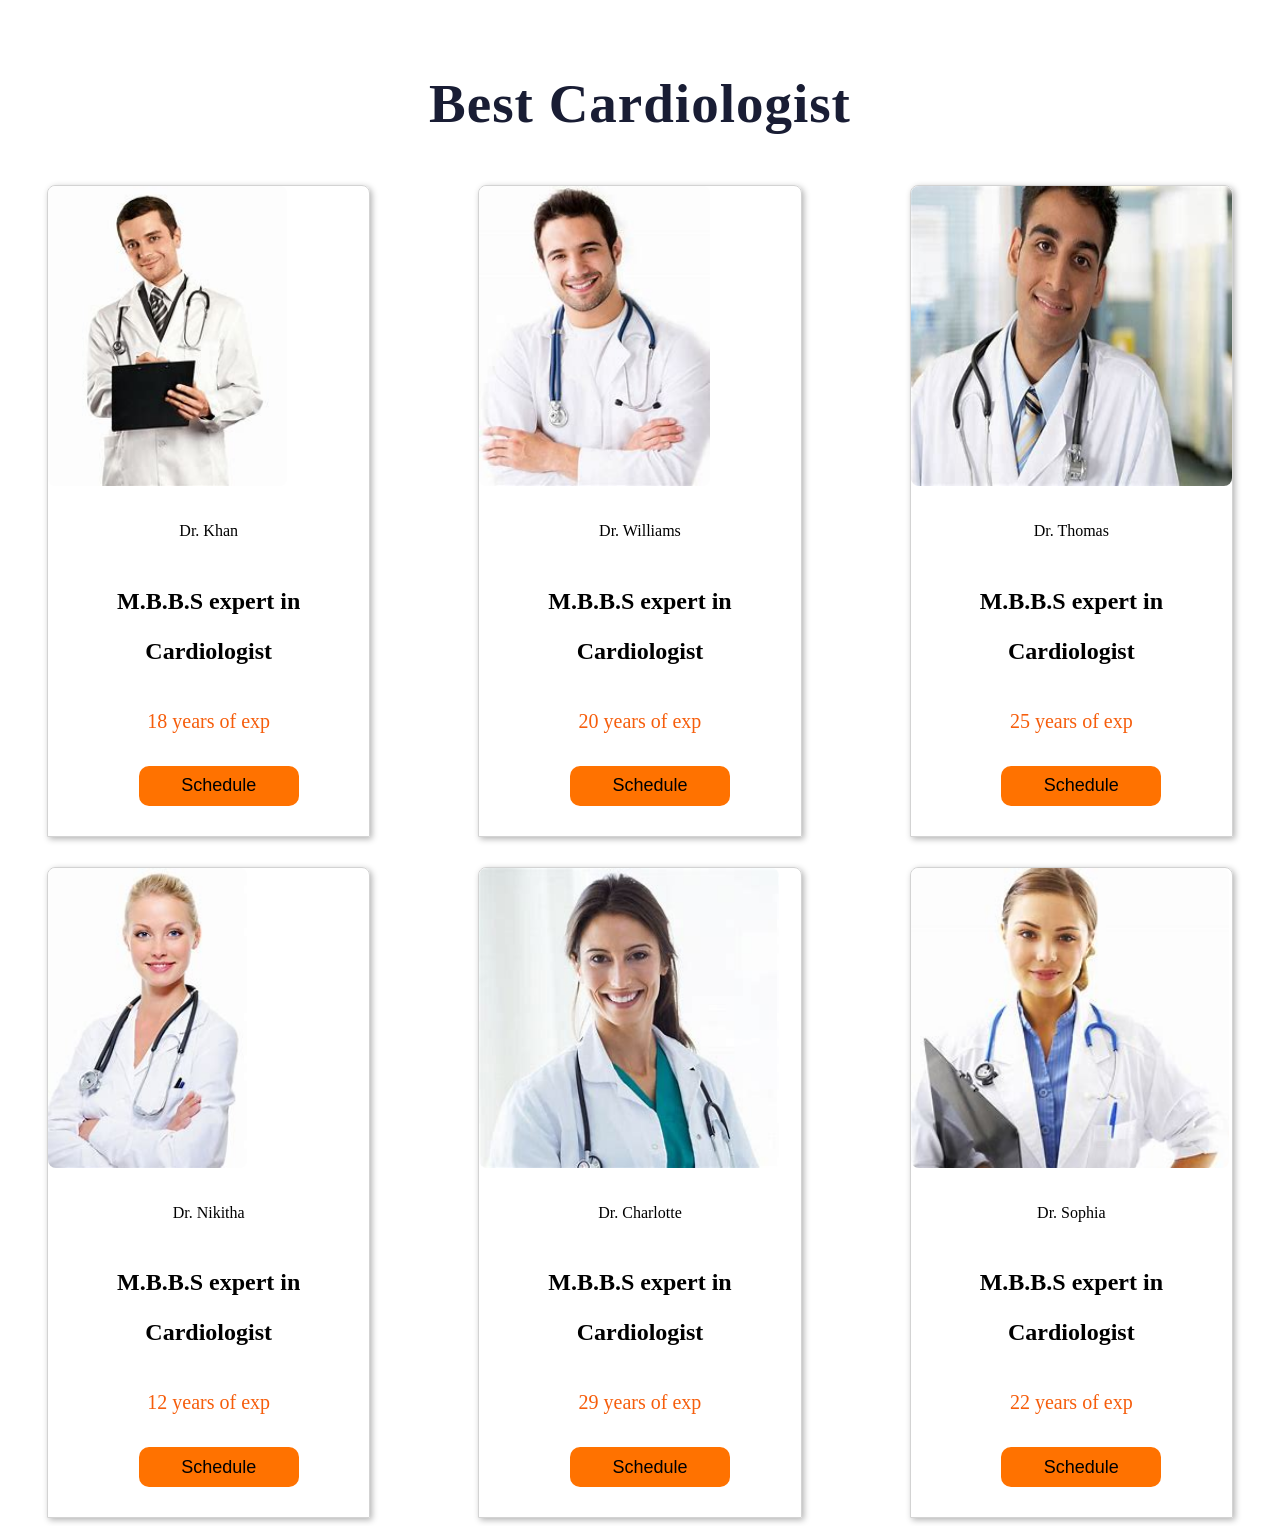
<file: consult.html>
<html>

<head><title>Cardiologist</title>
  <style>
    
.header a{
    font-size: 1.0rem;
    color: var(--light-color);
    margin-left: 90rem;
}

.header  a:hover{
    color:rgb(111, 103, 103);
}
    .places-text {
  text-align: center;
  margin-bottom: 50px;
}

.places-text small {
  font-family: Roboto;
  color: #ffc342;
  font-size: 15px;
  font-weight: bolder;
}

.places-text h2 {
  font-family: Barlow Condensed;
  font-size: 55px;
  color: #191d34;
  letter-spacing: 1px;
}

.cards {
  display: grid;
  grid-template-columns: repeat(3, 1fr);
  grid-template-rows: repeat(2, 1fr);
  grid-gap: 30px;
  align-items: center;
  justify-items: center;
  text-align: center;
}

.card {
  border: 1px solid lightgray;
  box-shadow: 2px 2px 6px 0 rgba(0, 0, 0, 0.3);
  border-top-left-radius: 8px;
  border-top-right-radius: 8px;
  width: 80%;
  height: auto;
}

.card img {
  max-width: 100%;
  height: 300px;
  border-radius: 8px;
  cursor: pointer;
}

.cards .text {
  padding: 20px;
  font-family: Barlow Condensed;
  line-height: 50px;
}

.cards .card-box {
  display: flex;
  flex-flow: row;
 
  font-size: 18px;
  font-family: Roboto;
  align-items: center;
  justify-content: center;
  text-align: center;
}

.cards .time {
  flex: 1;
}

.cards .location {
  flex: 2;
}

.cards .cost {
  color: #f65d0b;
  font-size: 20px;
}
    .zoom-img {
  float: left;
  position: relative;
  width: 100%;
  height: 320px;
  overflow: hidden;
}

.zoom-img .img-card {
  position: absolute;
  overflow: hidden;
}

.img-card img {
  -webkit-transition: 0.8s ease;
  transition: 0.8s ease;
}

.card:hover .zoom-img img {
  -webkit-transform: scale(1.1);
  transform: scale(1.1);
}
 .cn{
        width: 160px;
        height: 40px;
        background: #ff7200;
        border: none;
        margin-bottom: 10px;
        margin-left: 20px;
        font-size: 18px;
        border-radius: 10px;
        cursor: pointer;
        transition: .4s ease;
    
    }
    
     .cn a{
        text-decoration: none;
        color: #000;
        transition: .3s ease;
    }
    
    .cn:hover{
        background-color: #fff;
    }

  </style>
</head>

<body>
    <header class="header">
        <a href="docter.html">Back</a>
    </header>
  <section class="places">
    <div class="places-text">
      <h2>Best Cardiologist </h2>
    </div>

    <div class="cards">
      <div class="card">
        <div class="zoom-img">
          <div class="img-card">
            <img src="doc1.jpeg">
          </div>
        </div>

        <div class="text">
          <span class="rating">Dr. Khan</span>
          <h2>M.B.B.S expert in Cardiologist</h2>
          <p class="cost">18 years of exp</p>
          <div class="card-box">
            <button class="cn"><a href="appointment.php">Schedule</a></button>
          </div>
        </div>

      </div>
      <div class="card">
        <div class="zoom-img">
          <div class="img-card">
            <img src="doc2.jpeg">
          </div>
        </div>

        <div class="text">
            <span class="rating">Dr. Williams</span>
            <h2>M.B.B.S expert in Cardiologist</h2>
            <p class="cost">20 years of exp</p>
            <div class="card-box">
              <button class="cn"><a href="appointment.php">Schedule</a></button>
            </div>
          </div>

      </div>
      <div class="card">
        <div class="zoom-img">
          <div class="img-card">
            <img src="doc4.jpg">
          </div>
        </div>

        <div class="text">
            <span class="rating">Dr. Thomas</span>
            <h2>M.B.B.S expert in Cardiologist</h2>
            <p class="cost">25 years of exp</p>
            <div class="card-box">
              <button class="cn"><a href="appointment.php">Schedule</a></button>
            </div>
          </div>

      </div>
      <div class="card">
        <div class="zoom-img">
          <div class="img-card">
            <img src="docf1.jpg">
          </div>
        </div>

        <div class="text">
            <span class="rating">Dr. Nikitha </span>
            <h2>M.B.B.S expert in Cardiologist</h2>
            <p class="cost">12 years of exp</p>
            <div class="card-box">
              <button class="cn"><a href="appointment.php">Schedule</a></button>
            </div>
          </div>

      </div>
      <div class="card">
        <div class="zoom-img">
          <div class="img-card">
            <img src="docf2.jpg">
          </div>
        </div>

        <div class="text">
            <span class="rating">Dr. Charlotte</span>
            <h2>M.B.B.S expert in Cardiologist</h2>
            <p class="cost">29 years of exp</p>
            <div class="card-box">
              <button class="cn"><a href="appointment.php">Schedule</a></button>
            </div>
          </div>

      </div>
      <div class="card">
        <div class="zoom-img">
          <div class="img-card">
            <img src="docf3.jpg">
          </div>
        </div>

        <div class="text">
            <span class="rating">Dr. Sophia</span>
            <h2>M.B.B.S expert in Cardiologist</h2>
            <p class="cost">22 years of exp</p>
            <div class="card-box">
              <button class="cn"><a href="appointment.php">Schedule</a></button>
            </div>
          </div>
      </div>
    </div>
  </section>
</body>

</html>
</file>
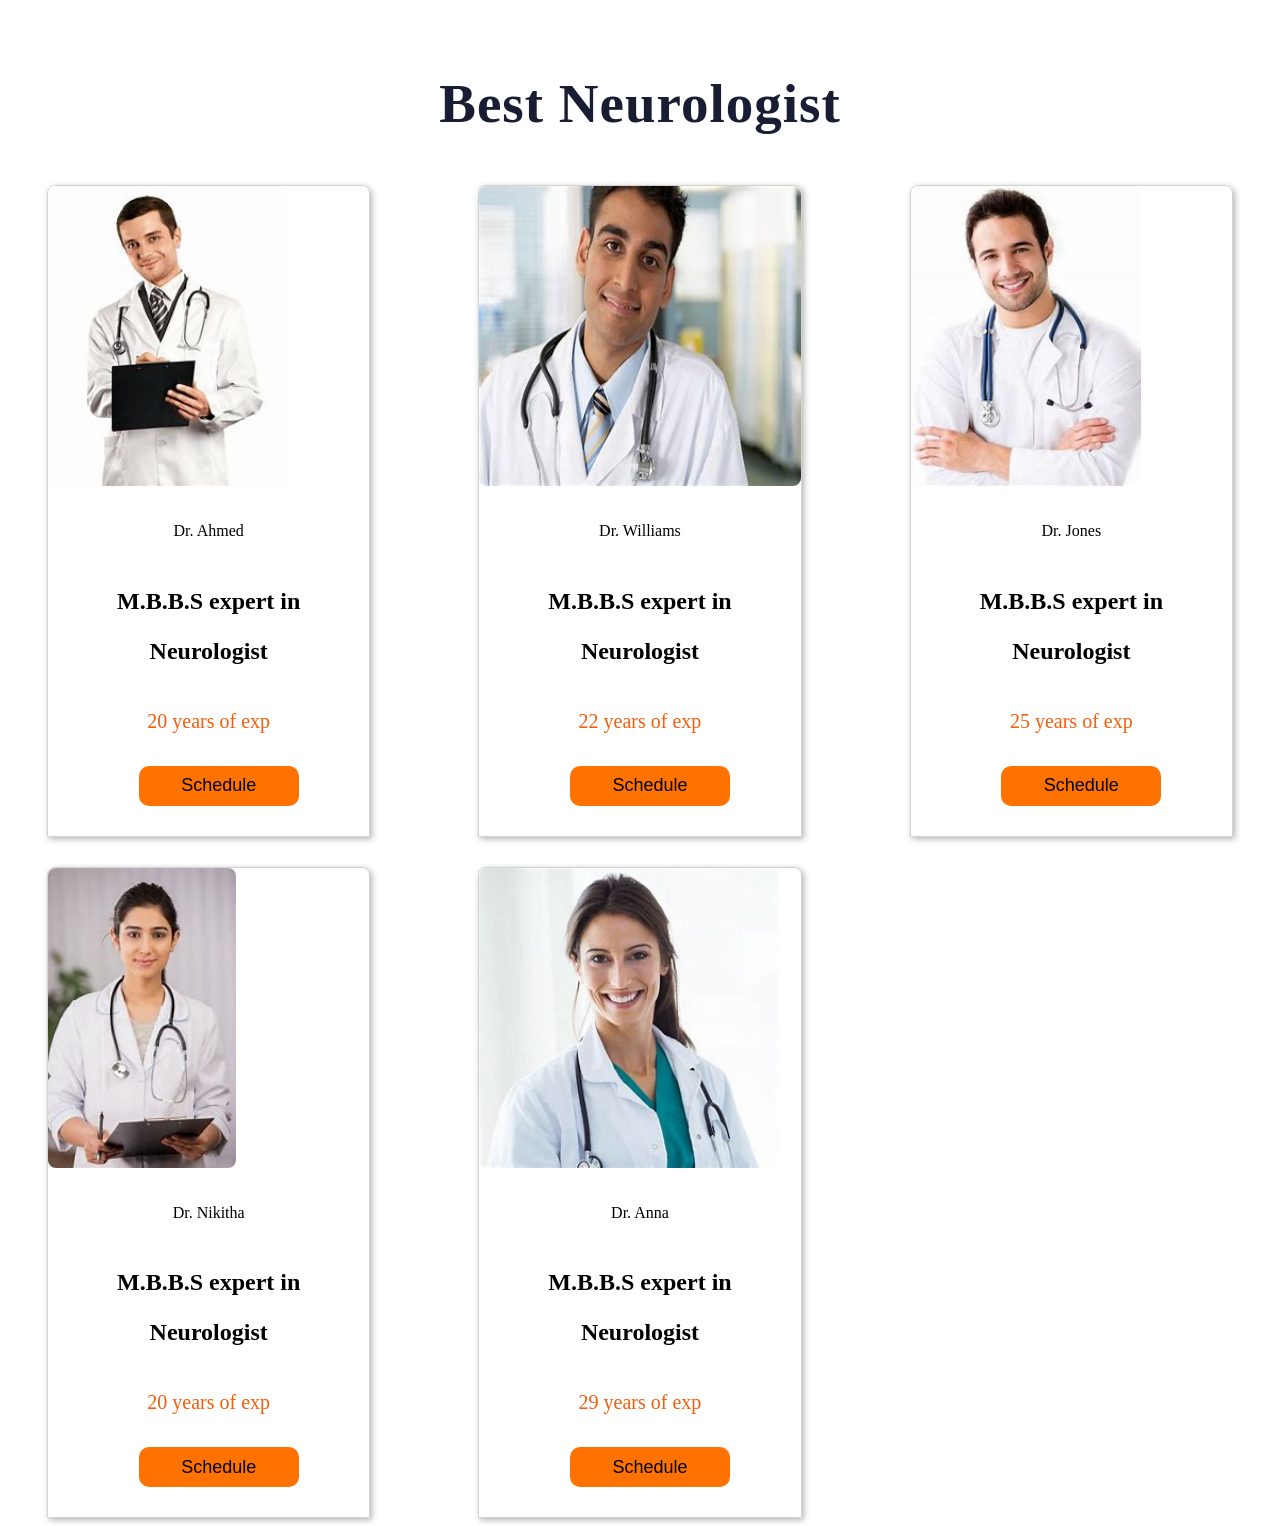
<file: consult1.html>
<html>

<head><title>Neurologist</title>
  <style>
    
.header a{
    font-size: 1.0rem;
    color: var(--light-color);
    margin-left: 90rem;
}

.header  a:hover{
    color:rgb(111, 103, 103);
}
    .places-text {
  text-align: center;
  margin-bottom: 50px;
}

.places-text small {
  font-family: Roboto;
  color: #ffc342;
  font-size: 15px;
  font-weight: bolder;
}

.places-text h2 {
  font-family: Barlow Condensed;
  font-size: 55px;
  color: #191d34;
  letter-spacing: 1px;
}

.cards {
  display: grid;
  grid-template-columns: repeat(3, 1fr);
  grid-template-rows: repeat(2, 1fr);
  grid-gap: 30px;
  align-items: center;
  justify-items: center;
  text-align: center;
}

.card {
  border: 1px solid lightgray;
  box-shadow: 2px 2px 6px 0 rgba(0, 0, 0, 0.3);
  border-top-left-radius: 8px;
  border-top-right-radius: 8px;
  width: 80%;
  height: auto;
}

.card img {
  max-width: 100%;
  height: 300px;
  border-radius: 8px;
  cursor: pointer;
}

.cards .text {
  padding: 20px;
  font-family: Barlow Condensed;
  line-height: 50px;
}

.cards .card-box {
  display: flex;
  flex-flow: row;
 
  font-size: 18px;
  font-family: Roboto;
  align-items: center;
  justify-content: center;
  text-align: center;
}

.cards .time {
  flex: 1;
}

.cards .location {
  flex: 2;
}

.cards .cost {
  color: #f65d0b;
  font-size: 20px;
}
    .zoom-img {
  float: left;
  position: relative;
  width: 100%;
  height: 320px;
  overflow: hidden;
}

.zoom-img .img-card {
  position: absolute;
  overflow: hidden;
}

.img-card img {
  -webkit-transition: 0.8s ease;
  transition: 0.8s ease;
}

.card:hover .zoom-img img {
  -webkit-transform: scale(1.1);
  transform: scale(1.1);
}
 .cn{
        width: 160px;
        height: 40px;
        background: #ff7200;
        border: none;
        margin-bottom: 10px;
        margin-left: 20px;
        font-size: 18px;
        border-radius: 10px;
        cursor: pointer;
        transition: .4s ease;
    
    }
    
     .cn a{
        text-decoration: none;
        color: #000;
        transition: .3s ease;
    }
    
    .cn:hover{
        background-color: #fff;
    }

  </style>
</head>

<body>
    <header class="header">
        <a href="docter.html">Back</a>
    </header>
  <section class="places">
    <div class="places-text">
      <h2>Best Neurologist </h2>
    </div>

    <div class="cards">
      <div class="card">
        <div class="zoom-img">
          <div class="img-card">
            <img src="doc1.jpeg">
          </div>
        </div>

        <div class="text">
          <span class="rating">Dr. Ahmed</span>
          <h2>M.B.B.S expert in Neurologist</h2>
          <p class="cost">20 years of exp</p>
          <div class="card-box">
            <button class="cn"><a href="appointment.php">Schedule</a></button>
          </div>
        </div>

      </div>
      <div class="card">
        <div class="zoom-img">
          <div class="img-card">
            <img src="doc4.jpg">
          </div>
        </div>

        <div class="text">
            <span class="rating">Dr. Williams</span>
            <h2>M.B.B.S expert in Neurologist</h2>
            <p class="cost">22 years of exp</p>
            <div class="card-box">
              <button class="cn"><a href="appointment.php">Schedule</a></button>
            </div>
          </div>

      </div>
      <div class="card">
        <div class="zoom-img">
          <div class="img-card">
            <img src="doc2.jpeg">
          </div>
        </div>

        <div class="text">
            <span class="rating">Dr. Jones</span>
            <h2>M.B.B.S expert in Neurologist</h2>
            <p class="cost">25 years of exp</p>
            <div class="card-box">
              <button class="cn"><a href="appointment.php">Schedule</a></button>
            </div>
          </div>

      </div>
      <div class="card">
        <div class="zoom-img">
          <div class="img-card">
            <img src="docf4.jpg">
          </div>
        </div>

        <div class="text">
            <span class="rating">Dr. Nikitha </span>
            <h2>M.B.B.S expert in Neurologist</h2>
            <p class="cost">20 years of exp</p>
            <div class="card-box">
              <button class="cn"><a href="appointment.php">Schedule</a></button>
            </div>
          </div>

      </div>
      <div class="card">
        <div class="zoom-img">
          <div class="img-card">
            <img src="docf2.jpg">
          </div>
        </div>

        <div class="text">
            <span class="rating">Dr. Anna</span>
            <h2>M.B.B.S expert in Neurologist</h2>
            <p class="cost">29 years of exp</p>
            <div class="card-box">
              <button class="cn"><a href="appointment.php">Schedule</a></button>
            </div>
          </div>

      </div>
    </div>
  </section>
</body>

</html>
</file>
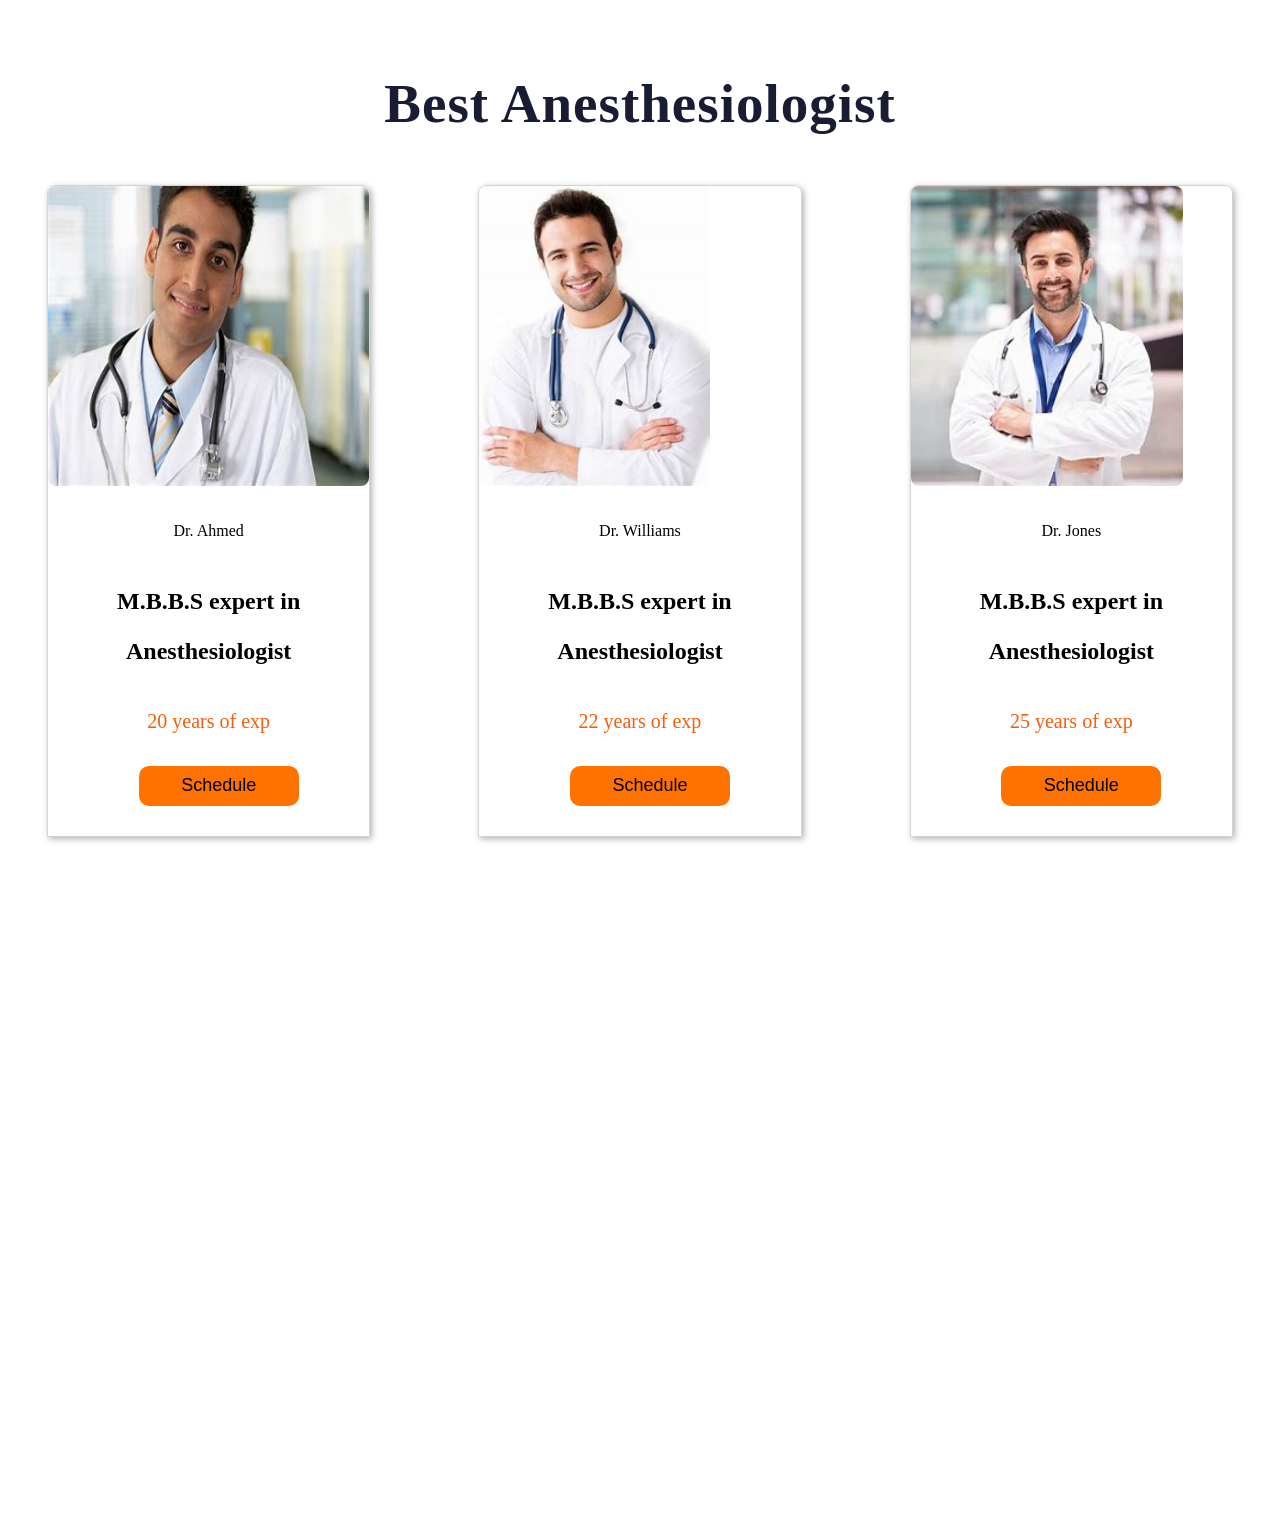
<file: consult2.html>
<html>

<head><title>Neurologist</title>
  <style>
    
.header a{
    font-size: 1.0rem;
    color: var(--light-color);
    margin-left: 90rem;
}

.header  a:hover{
    color:rgb(111, 103, 103);
}
    .places-text {
  text-align: center;
  margin-bottom: 50px;
}

.places-text small {
  font-family: Roboto;
  color: #ffc342;
  font-size: 15px;
  font-weight: bolder;
}

.places-text h2 {
  font-family: Barlow Condensed;
  font-size: 55px;
  color: #191d34;
  letter-spacing: 1px;
}

.cards {
  display: grid;
  grid-template-columns: repeat(3, 1fr);
  grid-template-rows: repeat(2, 1fr);
  grid-gap: 30px;
  align-items: center;
  justify-items: center;
  text-align: center;
}

.card {
  border: 1px solid lightgray;
  box-shadow: 2px 2px 6px 0 rgba(0, 0, 0, 0.3);
  border-top-left-radius: 8px;
  border-top-right-radius: 8px;
  width: 80%;
  height: auto;
}

.card img {
  max-width: 100%;
  height: 300px;
  border-radius: 8px;
  cursor: pointer;
}

.cards .text {
  padding: 20px;
  font-family: Barlow Condensed;
  line-height: 50px;
}

.cards .card-box {
  display: flex;
  flex-flow: row;
 
  font-size: 18px;
  font-family: Roboto;
  align-items: center;
  justify-content: center;
  text-align: center;
}

.cards .time {
  flex: 1;
}

.cards .location {
  flex: 2;
}

.cards .cost {
  color: #f65d0b;
  font-size: 20px;
}
    .zoom-img {
  float: left;
  position: relative;
  width: 100%;
  height: 320px;
  overflow: hidden;
}

.zoom-img .img-card {
  position: absolute;
  overflow: hidden;
}

.img-card img {
  -webkit-transition: 0.8s ease;
  transition: 0.8s ease;
}

.card:hover .zoom-img img {
  -webkit-transform: scale(1.1);
  transform: scale(1.1);
}
 .cn{
        width: 160px;
        height: 40px;
        background: #ff7200;
        border: none;
        margin-bottom: 10px;
        margin-left: 20px;
        font-size: 18px;
        border-radius: 10px;
        cursor: pointer;
        transition: .4s ease;
    
    }
    
     .cn a{
        text-decoration: none;
        color: #000;
        transition: .3s ease;
    }
    
    .cn:hover{
        background-color: #fff;
    }

  </style>
</head>

<body>
    <header class="header">
        <a href="docter.html">Back</a>
    </header>
  <section class="places">
    <div class="places-text">
      <h2>Best Anesthesiologist </h2>
    </div>

    <div class="cards">
      <div class="card">
        <div class="zoom-img">
          <div class="img-card">
            <img src="doc4.jpg">
          </div>
        </div>

        <div class="text">
          <span class="rating">Dr. Ahmed</span>
          <h2>M.B.B.S expert in Anesthesiologist</h2>
          <p class="cost">20 years of exp</p>
          <div class="card-box">
            <button class="cn"><a href="appointment.php">Schedule</a></button>
          </div>
        </div>

      </div>
      <div class="card">
        <div class="zoom-img">
          <div class="img-card">
            <img src="doc2.jpeg">
          </div>
        </div>

        <div class="text">
            <span class="rating">Dr. Williams</span>
            <h2>M.B.B.S expert in Anesthesiologist</h2>
            <p class="cost">22 years of exp</p>
            <div class="card-box">
              <button class="cn"><a href="appointment.php">Schedule</a></button>
            </div>
          </div>

      </div>
      <div class="card">
        <div class="zoom-img">
          <div class="img-card">
            <img src="doc5.jpg">
          </div>
        </div>

        <div class="text">
            <span class="rating">Dr. Jones</span>
            <h2>M.B.B.S expert in Anesthesiologist</h2>
            <p class="cost">25 years of exp</p>
            <div class="card-box">
              <button class="cn"><a href="appointment.php">Schedule</a></button>
            </div>
          </div>

      </div>

      </div>
    </div>
  </section>
</body>

</html>
</file>
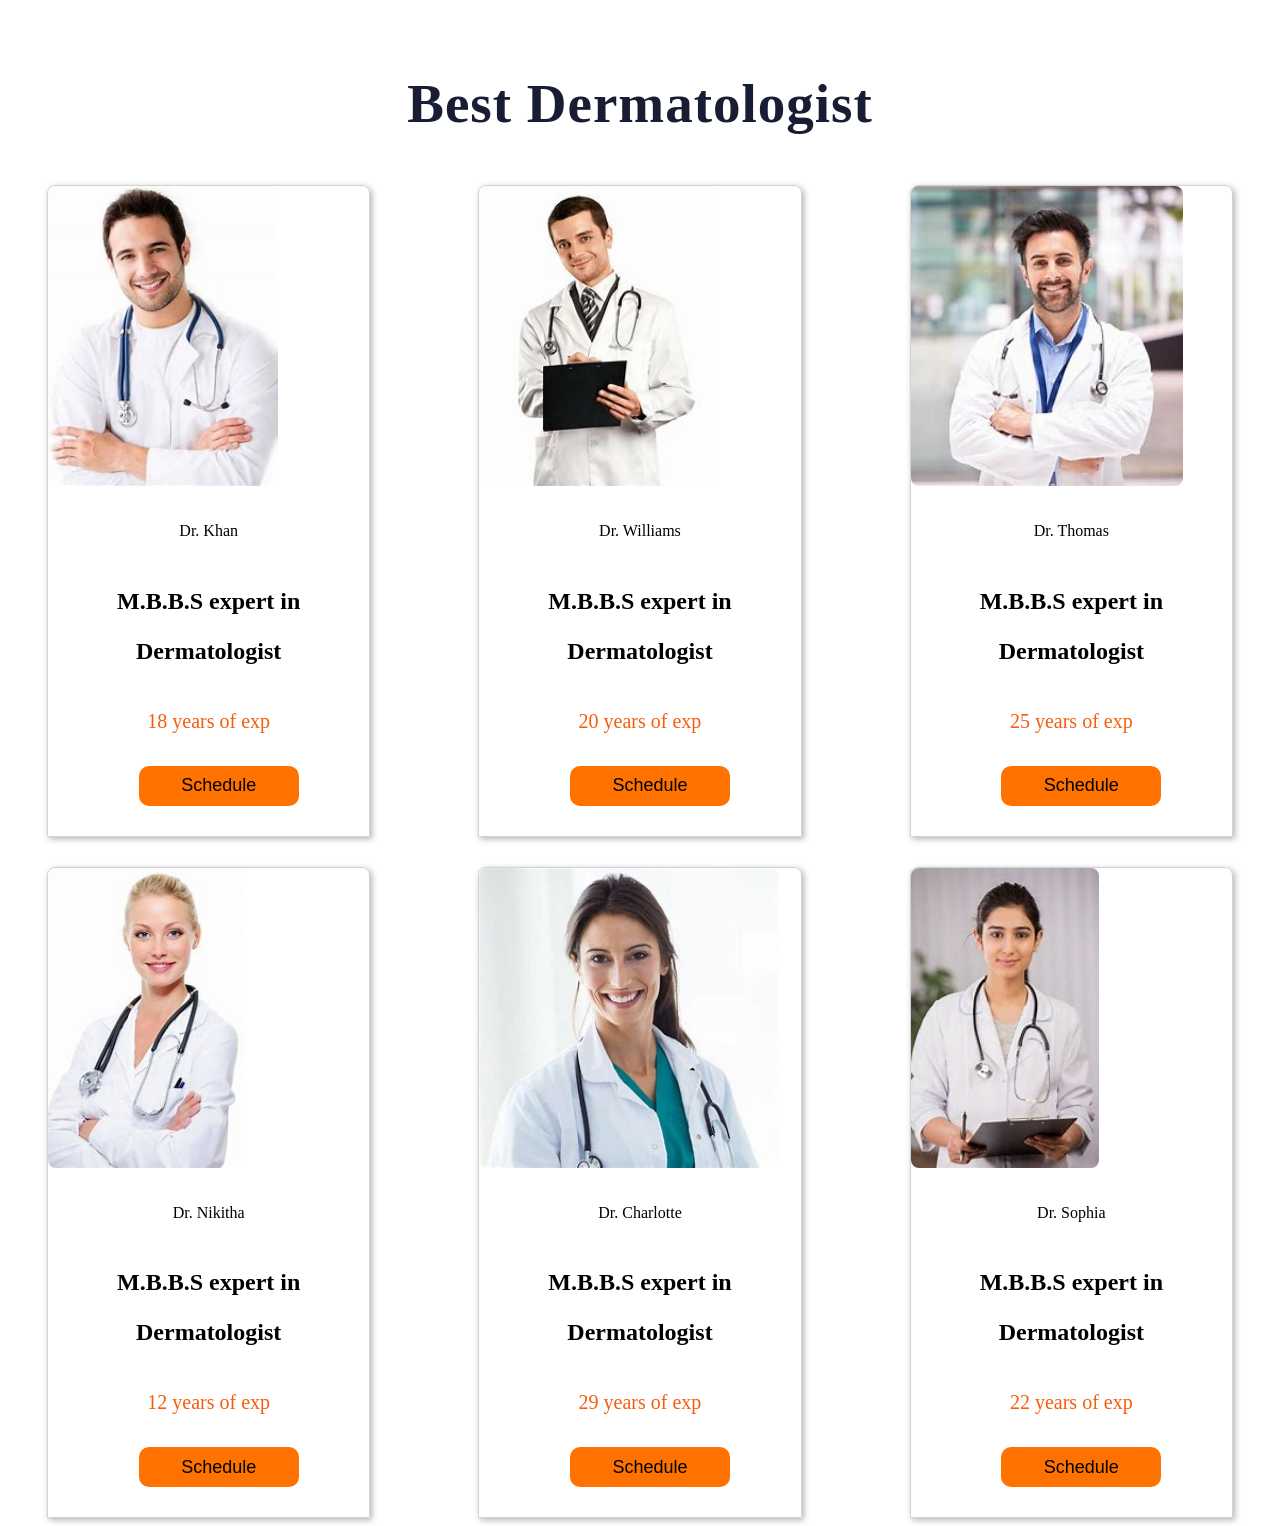
<file: consult3.html>
<html>

<head><title>Cardiologist</title>
  <style>
    
.header a{
    font-size: 1.0rem;
    color: var(--light-color);
    margin-left: 90rem;
}

.header  a:hover{
    color:rgb(111, 103, 103);
}
    .places-text {
  text-align: center;
  margin-bottom: 50px;
}

.places-text small {
  font-family: Roboto;
  color: #ffc342;
  font-size: 15px;
  font-weight: bolder;
}

.places-text h2 {
  font-family: Barlow Condensed;
  font-size: 55px;
  color: #191d34;
  letter-spacing: 1px;
}

.cards {
  display: grid;
  grid-template-columns: repeat(3, 1fr);
  grid-template-rows: repeat(2, 1fr);
  grid-gap: 30px;
  align-items: center;
  justify-items: center;
  text-align: center;
}

.card {
  border: 1px solid lightgray;
  box-shadow: 2px 2px 6px 0 rgba(0, 0, 0, 0.3);
  border-top-left-radius: 8px;
  border-top-right-radius: 8px;
  width: 80%;
  height: auto;
}

.card img {
  max-width: 100%;
  height: 300px;
  border-radius: 8px;
  cursor: pointer;
}

.cards .text {
  padding: 20px;
  font-family: Barlow Condensed;
  line-height: 50px;
}

.cards .card-box {
  display: flex;
  flex-flow: row;
 
  font-size: 18px;
  font-family: Roboto;
  align-items: center;
  justify-content: center;
  text-align: center;
}

.cards .time {
  flex: 1;
}

.cards .location {
  flex: 2;
}

.cards .cost {
  color: #f65d0b;
  font-size: 20px;
}
    .zoom-img {
  float: left;
  position: relative;
  width: 100%;
  height: 320px;
  overflow: hidden;
}

.zoom-img .img-card {
  position: absolute;
  overflow: hidden;
}

.img-card img {
  -webkit-transition: 0.8s ease;
  transition: 0.8s ease;
}

.card:hover .zoom-img img {
  -webkit-transform: scale(1.1);
  transform: scale(1.1);
}
 .cn{
        width: 160px;
        height: 40px;
        background: #ff7200;
        border: none;
        margin-bottom: 10px;
        margin-left: 20px;
        font-size: 18px;
        border-radius: 10px;
        cursor: pointer;
        transition: .4s ease;
    
    }
    
     .cn a{
        text-decoration: none;
        color: #000;
        transition: .3s ease;
    }
    
    .cn:hover{
        background-color: #fff;
    }

  </style>
</head>

<body>
    <header class="header">
        <a href="docter.html">Back</a>
    </header>
  <section class="places">
    <div class="places-text">
      <h2>Best Dermatologist </h2>
    </div>

    <div class="cards">
      <div class="card">
        <div class="zoom-img">
          <div class="img-card">
            <img src="doc2.jpeg">
          </div>
        </div>

        <div class="text">
          <span class="rating">Dr. Khan</span>
          <h2>M.B.B.S expert in Dermatologist</h2>
          <p class="cost">18 years of exp</p>
          <div class="card-box">
            <button class="cn"><a href="appointment.php">Schedule</a></button>
          </div>
        </div>

      </div>
      <div class="card">
        <div class="zoom-img">
          <div class="img-card">
            <img src="doc1.jpeg">
          </div>
        </div>

        <div class="text">
            <span class="rating">Dr. Williams</span>
            <h2>M.B.B.S expert in Dermatologist</h2>
            <p class="cost">20 years of exp</p>
            <div class="card-box">
              <button class="cn"><a href="appointment.php">Schedule</a></button>
            </div>
          </div>

      </div>
      <div class="card">
        <div class="zoom-img">
          <div class="img-card">
            <img src="doc5.jpg">
          </div>
        </div>

        <div class="text">
            <span class="rating">Dr. Thomas</span>
            <h2>M.B.B.S expert in Dermatologist</h2>
            <p class="cost">25 years of exp</p>
            <div class="card-box">
              <button class="cn"><a href="appointment.php">Schedule</a></button>
            </div>
          </div>

      </div>
      <div class="card">
        <div class="zoom-img">
          <div class="img-card">
            <img src="docf1.jpg">
          </div>
        </div>

        <div class="text">
            <span class="rating">Dr. Nikitha </span>
            <h2>M.B.B.S expert in Dermatologist</h2>
            <p class="cost">12 years of exp</p>
            <div class="card-box">
              <button class="cn"><a href="appointment.php">Schedule</a></button>
            </div>
          </div>

      </div>
      <div class="card">
        <div class="zoom-img">
          <div class="img-card">
            <img src="docf2.jpg">
          </div>
        </div>

        <div class="text">
            <span class="rating">Dr. Charlotte</span>
            <h2>M.B.B.S expert in Dermatologist</h2>
            <p class="cost">29 years of exp</p>
            <div class="card-box">
              <button class="cn"><a href="appointment.php">Schedule</a></button>
            </div>
          </div>

      </div>
      <div class="card">
        <div class="zoom-img">
          <div class="img-card">
            <img src="docf4.jpg">
          </div>
        </div>

        <div class="text">
            <span class="rating">Dr. Sophia</span>
            <h2>M.B.B.S expert in Dermatologist</h2>
            <p class="cost">22 years of exp</p>
            <div class="card-box">
              <button class="cn"><a href="appointment.php">Schedule</a></button>
            </div>
          </div>
      </div>
    </div>
  </section>
</body>

</html>
</file>
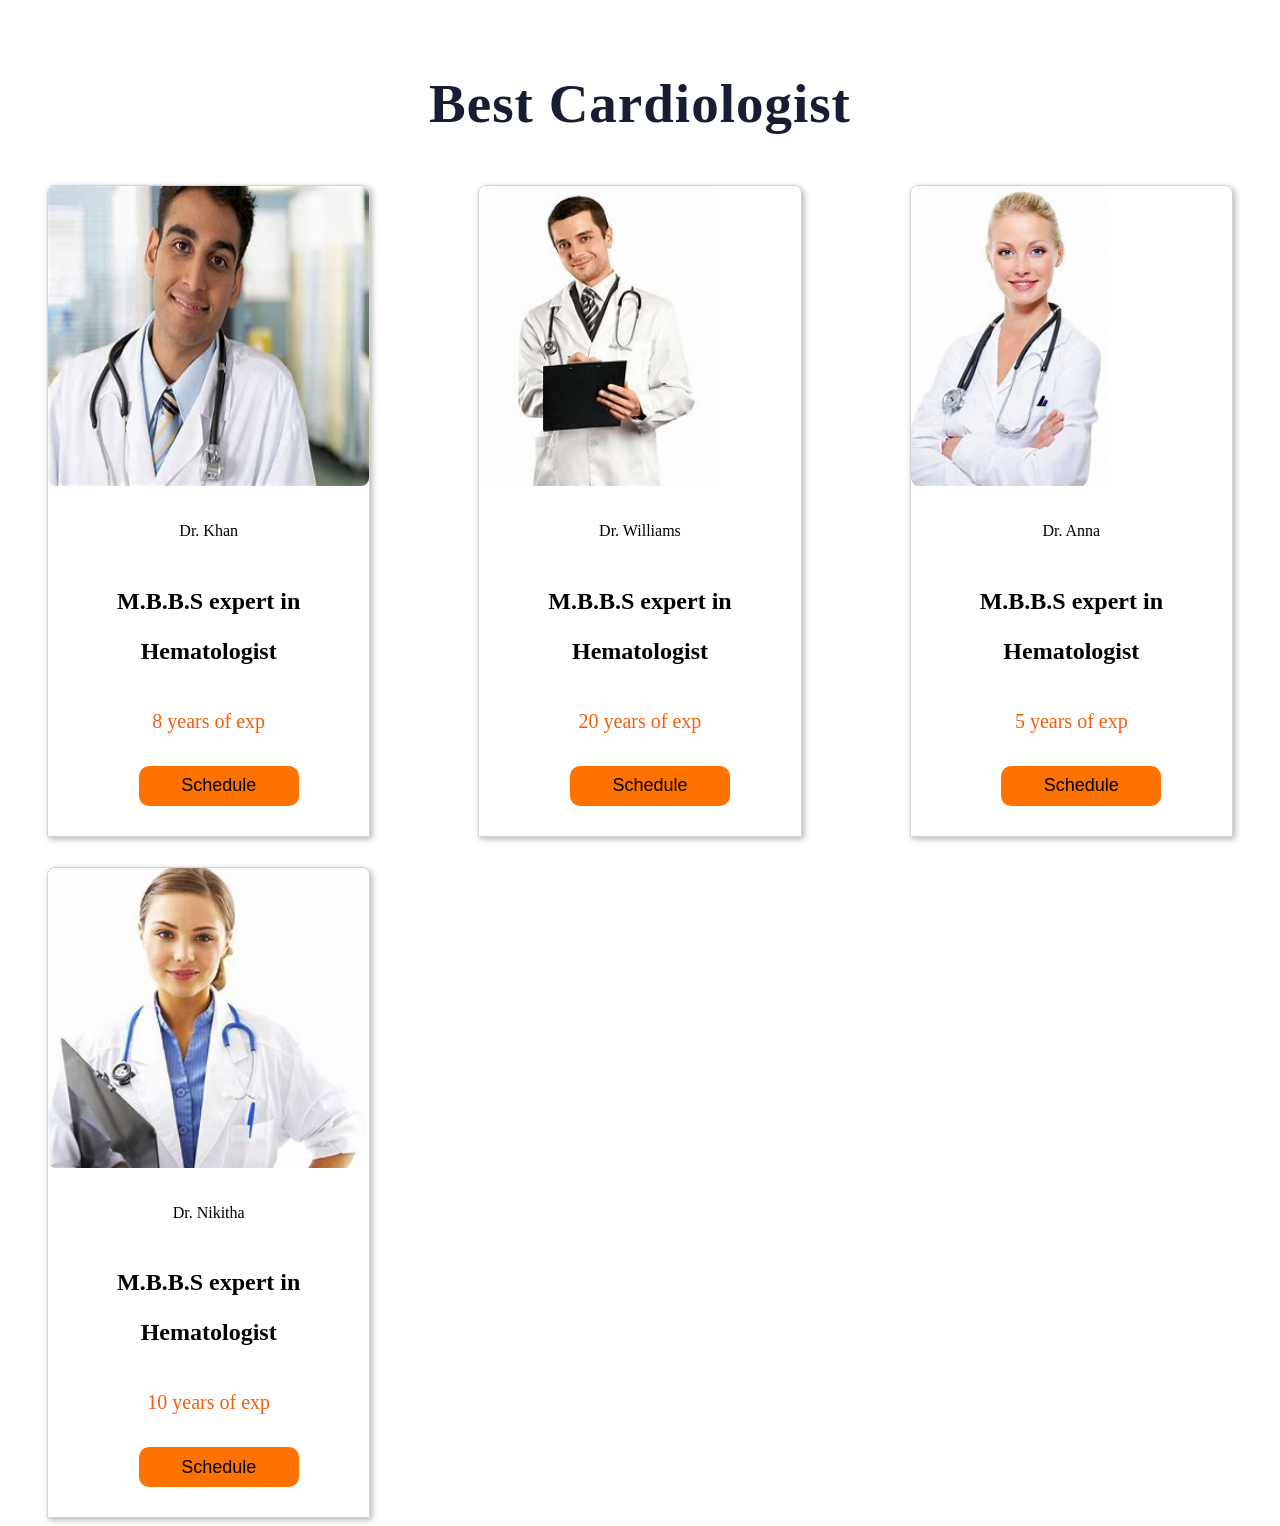
<file: consult4.html>
<html>

<head><title>Cardiologist</title>
  <style>
    
.header a{
    font-size: 1.0rem;
    color: var(--light-color);
    margin-left: 90rem;
}

.header  a:hover{
    color:rgb(111, 103, 103);
}
    .places-text {
  text-align: center;
  margin-bottom: 50px;
}

.places-text small {
  font-family: Roboto;
  color: #ffc342;
  font-size: 15px;
  font-weight: bolder;
}

.places-text h2 {
  font-family: Barlow Condensed;
  font-size: 55px;
  color: #191d34;
  letter-spacing: 1px;
}

.cards {
  display: grid;
  grid-template-columns: repeat(3, 1fr);
  grid-template-rows: repeat(2, 1fr);
  grid-gap: 30px;
  align-items: center;
  justify-items: center;
  text-align: center;
}

.card {
  border: 1px solid lightgray;
  box-shadow: 2px 2px 6px 0 rgba(0, 0, 0, 0.3);
  border-top-left-radius: 8px;
  border-top-right-radius: 8px;
  width: 80%;
  height: auto;
}

.card img {
  max-width: 100%;
  height: 300px;
  border-radius: 8px;
  cursor: pointer;
}

.cards .text {
  padding: 20px;
  font-family: Barlow Condensed;
  line-height: 50px;
}

.cards .card-box {
  display: flex;
  flex-flow: row;
 
  font-size: 18px;
  font-family: Roboto;
  align-items: center;
  justify-content: center;
  text-align: center;
}

.cards .time {
  flex: 1;
}

.cards .location {
  flex: 2;
}

.cards .cost {
  color: #f65d0b;
  font-size: 20px;
}
    .zoom-img {
  float: left;
  position: relative;
  width: 100%;
  height: 320px;
  overflow: hidden;
}

.zoom-img .img-card {
  position: absolute;
  overflow: hidden;
}

.img-card img {
  -webkit-transition: 0.8s ease;
  transition: 0.8s ease;
}

.card:hover .zoom-img img {
  -webkit-transform: scale(1.1);
  transform: scale(1.1);
}
 .cn{
        width: 160px;
        height: 40px;
        background: #ff7200;
        border: none;
        margin-bottom: 10px;
        margin-left: 20px;
        font-size: 18px;
        border-radius: 10px;
        cursor: pointer;
        transition: .4s ease;
    
    }
    
     .cn a{
        text-decoration: none;
        color: #000;
        transition: .3s ease;
    }
    
    .cn:hover{
        background-color: #fff;
    }

  </style>
</head>

<body>
    <header class="header">
        <a href="docter.html">Back</a>
    </header>
  <section class="places">
    <div class="places-text">
      <h2>Best Cardiologist </h2>
    </div>

    <div class="cards">
      <div class="card">
        <div class="zoom-img">
          <div class="img-card">
            <img src="doc4.jpg">
          </div>
        </div>

        <div class="text">
          <span class="rating">Dr. Khan</span>
          <h2>M.B.B.S expert in Hematologist</h2>
          <p class="cost">8 years of exp</p>
          <div class="card-box">
            <button class="cn"><a href="appointment.php">Schedule</a></button>
          </div>
        </div>

      </div>
      <div class="card">
        <div class="zoom-img">
          <div class="img-card">
            <img src="doc1.jpeg">
          </div>
        </div>

        <div class="text">
            <span class="rating">Dr. Williams</span>
            <h2>M.B.B.S expert in Hematologist</h2>
            <p class="cost">20 years of exp</p>
            <div class="card-box">
              <button class="cn"><a href="appointment.php">Schedule</a></button>
            </div>
          </div>

      </div>
      <div class="card">
        <div class="zoom-img">
          <div class="img-card">
            <img src="docf1.jpg">
          </div>
        </div>

        <div class="text">
            <span class="rating">Dr. Anna</span>
            <h2>M.B.B.S expert in Hematologist</h2>
            <p class="cost">5 years of exp</p>
            <div class="card-box">
              <button class="cn"><a href="appointment.php">Schedule</a></button>
            </div>
          </div>

      </div>
      <div class="card">
        <div class="zoom-img">
          <div class="img-card">
            <img src="docf3.jpg">
          </div>
        </div>

        <div class="text">
            <span class="rating">Dr. Nikitha </span>
            <h2>M.B.B.S expert in Hematologist</h2>
            <p class="cost">10 years of exp</p>
            <div class="card-box">
              <button class="cn"><a href="appointment.php">Schedule</a></button>
            </div>
          </div>

      </div>
      </div>
    </div>
  </section>
</body>

</html>
</file>
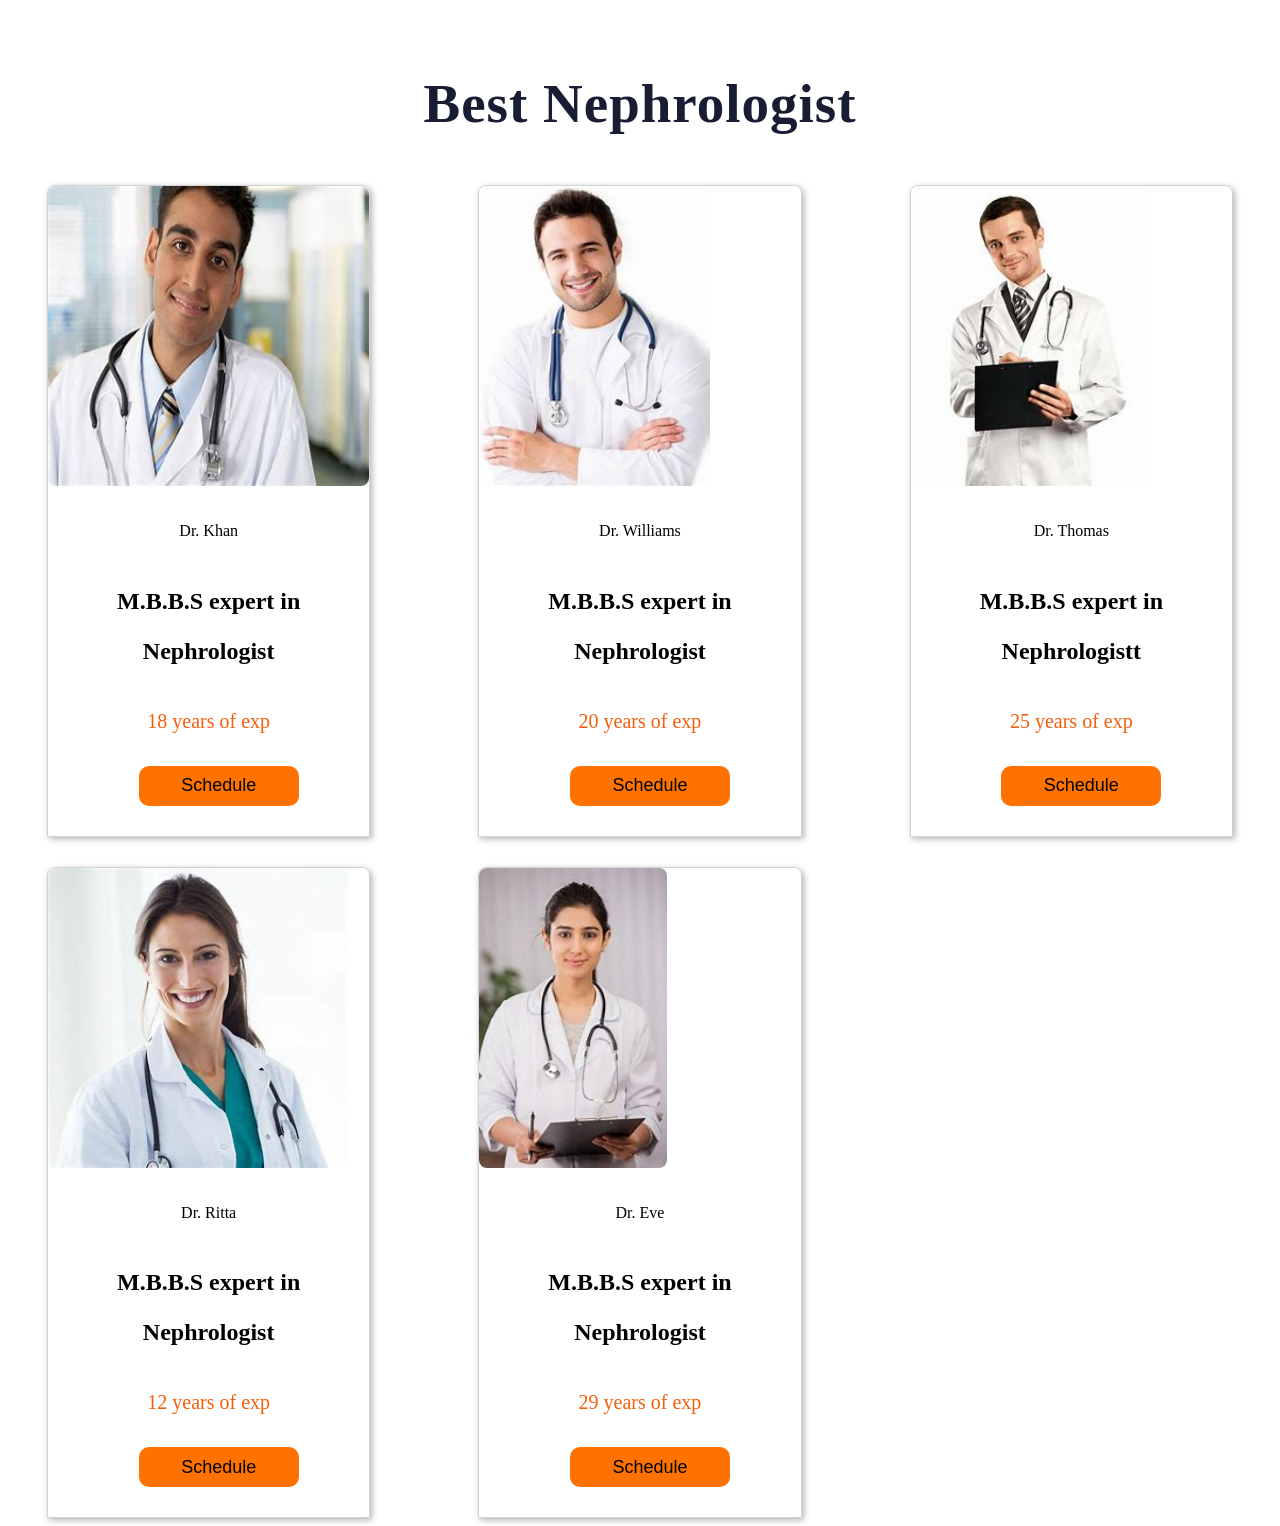
<file: consult5.html>
<html>

<head><title>Cardiologist</title>
  <style>
    
.header a{
    font-size: 1.0rem;
    color: var(--light-color);
    margin-left: 90rem;
}

.header  a:hover{
    color:rgb(111, 103, 103);
}
    .places-text {
  text-align: center;
  margin-bottom: 50px;
}

.places-text small {
  font-family: Roboto;
  color: #ffc342;
  font-size: 15px;
  font-weight: bolder;
}

.places-text h2 {
  font-family: Barlow Condensed;
  font-size: 55px;
  color: #191d34;
  letter-spacing: 1px;
}

.cards {
  display: grid;
  grid-template-columns: repeat(3, 1fr);
  grid-template-rows: repeat(2, 1fr);
  grid-gap: 30px;
  align-items: center;
  justify-items: center;
  text-align: center;
}

.card {
  border: 1px solid lightgray;
  box-shadow: 2px 2px 6px 0 rgba(0, 0, 0, 0.3);
  border-top-left-radius: 8px;
  border-top-right-radius: 8px;
  width: 80%;
  height: auto;
}

.card img {
  max-width: 100%;
  height: 300px;
  border-radius: 8px;
  cursor: pointer;
}

.cards .text {
  padding: 20px;
  font-family: Barlow Condensed;
  line-height: 50px;
}

.cards .card-box {
  display: flex;
  flex-flow: row;
 
  font-size: 18px;
  font-family: Roboto;
  align-items: center;
  justify-content: center;
  text-align: center;
}

.cards .time {
  flex: 1;
}

.cards .location {
  flex: 2;
}

.cards .cost {
  color: #f65d0b;
  font-size: 20px;
}
    .zoom-img {
  float: left;
  position: relative;
  width: 100%;
  height: 320px;
  overflow: hidden;
}

.zoom-img .img-card {
  position: absolute;
  overflow: hidden;
}

.img-card img {
  -webkit-transition: 0.8s ease;
  transition: 0.8s ease;
}

.card:hover .zoom-img img {
  -webkit-transform: scale(1.1);
  transform: scale(1.1);
}
 .cn{
        width: 160px;
        height: 40px;
        background: #ff7200;
        border: none;
        margin-bottom: 10px;
        margin-left: 20px;
        font-size: 18px;
        border-radius: 10px;
        cursor: pointer;
        transition: .4s ease;
    
    }
    
     .cn a{
        text-decoration: none;
        color: #000;
        transition: .3s ease;
    }
    
    .cn:hover{
        background-color: #fff;
    }

  </style>
</head>

<body>
    <header class="header">
        <a href="docter.html">Back</a>
    </header>
  <section class="places">
    <div class="places-text">
      <h2>Best Nephrologist </h2>
    </div>

    <div class="cards">
      <div class="card">
        <div class="zoom-img">
          <div class="img-card">
            <img src="doc4.jpg">
          </div>
        </div>

        <div class="text">
          <span class="rating">Dr. Khan</span>
          <h2>M.B.B.S expert in Nephrologist</h2>
          <p class="cost">18 years of exp</p>
          <div class="card-box">
            <button class="cn"><a href="appointment.php">Schedule</a></button>
          </div>
        </div>

      </div>
      <div class="card">
        <div class="zoom-img">
          <div class="img-card">
            <img src="doc2.jpeg">
          </div>
        </div>

        <div class="text">
            <span class="rating">Dr. Williams</span>
            <h2>M.B.B.S expert in Nephrologist</h2>
            <p class="cost">20 years of exp</p>
            <div class="card-box">
              <button class="cn"><a href="appointment.php">Schedule</a></button>
            </div>
          </div>

      </div>
      <div class="card">
        <div class="zoom-img">
          <div class="img-card">
            <img src="doc1.jpeg">
          </div>
        </div>

        <div class="text">
            <span class="rating">Dr. Thomas</span>
            <h2>M.B.B.S expert in Nephrologistt</h2>
            <p class="cost">25 years of exp</p>
            <div class="card-box">
              <button class="cn"><a href="appointment.php">Schedule</a></button>
            </div>
          </div>

      </div>
      <div class="card">
        <div class="zoom-img">
          <div class="img-card">
            <img src="docf2.jpg">
          </div>
        </div>

        <div class="text">
            <span class="rating">Dr. Ritta </span>
            <h2>M.B.B.S expert in Nephrologist</h2>
            <p class="cost">12 years of exp</p>
            <div class="card-box">
              <button class="cn"><a href="appointment.php">Schedule</a></button>
            </div>
          </div>

      </div>
      <div class="card">
        <div class="zoom-img">
          <div class="img-card">
            <img src="docf4.jpg">
          </div>
        </div>

        <div class="text">
            <span class="rating">Dr. Eve</span>
            <h2>M.B.B.S expert in Nephrologist</h2>
            <p class="cost">29 years of exp</p>
            <div class="card-box">
              <button class="cn"><a href="appointment.php">Schedule</a></button>
            </div>
          </div>

      </div>
      </div>
    </div>
  </section>
</body>

</html>
</file>
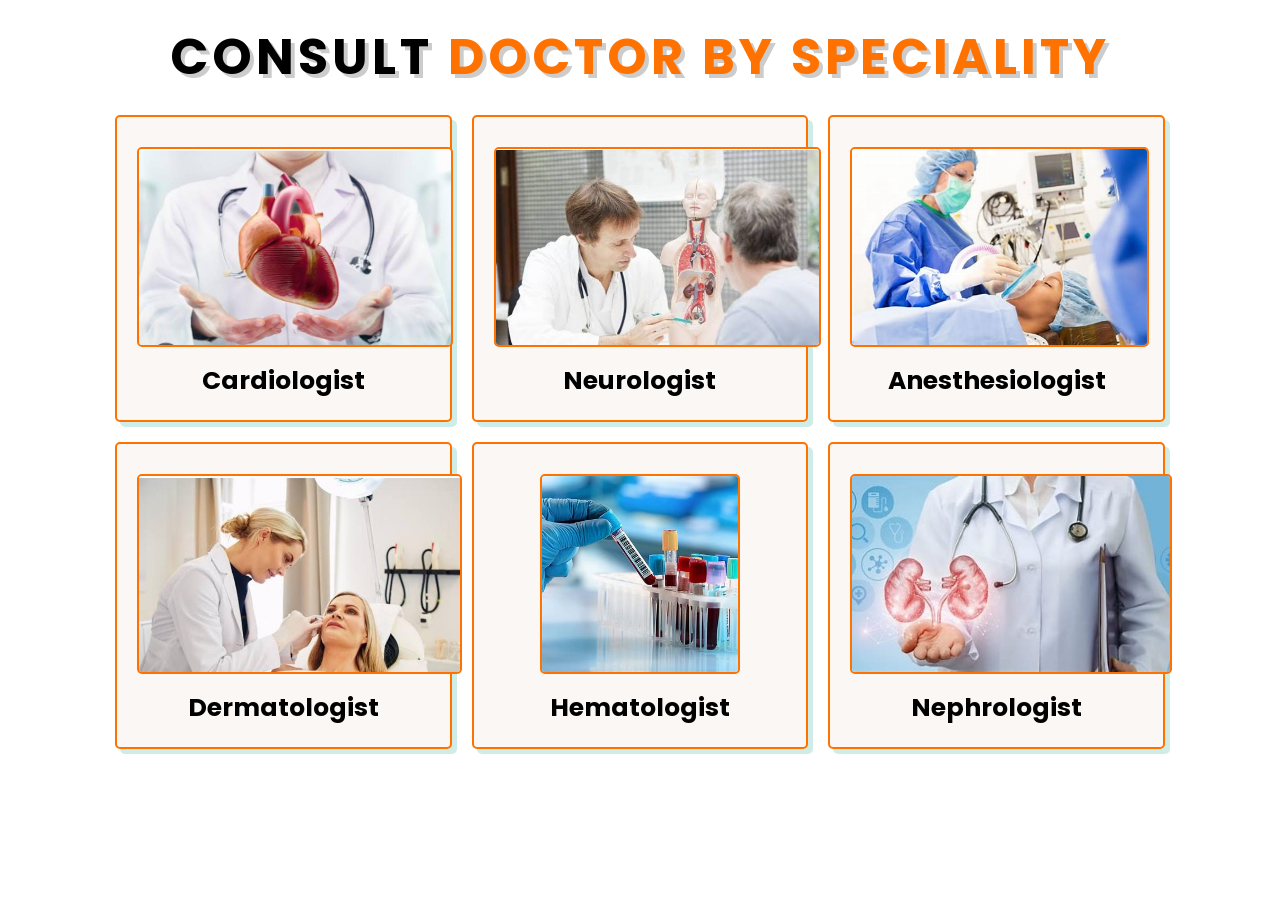
<file: docter.html>
<!DOCTYPE html>
<html lang="en">
<head>
    <meta charset="UTF-8">
    <meta http-equiv="X-UA-Compatible" content="IE=edge">
    <meta name="viewport" content="width=device-width, initial-scale=1.0">
    <title>complete responsive hospital website create by win coder</title>

    
    <link rel="stylesheet" href="https://cdnjs.cloudflare.com/ajax/libs/font-awesome/5.15.4/css/all.min.css">

    
    <link rel="stylesheet" href="style.css">

</head>
<body>
    <div class="main">
        <section class="doctors" id="doctors">

            <h1 class="heading"> Consult <span>doctor by Speciality</span> </h1>
        
            <div class="box-container">
        
                <div class="box">
                    <div class="share">
                        <a href="consult.html">
                            <img src="heart.jpeg">
                          </a>
                    <h3>Cardiologist</h3>
                    
                        
                    </div>
                </div>
        
                <div class="box"><div class="share">
                    <a href="consult1.html">
                        <img src="neuro.jpeg">
                      </a>
                    <h3>Neurologist</h3>     
                    </div>
                </div>
        
                <div class="box">
                    <div class="share">
                    <a href="consult2.html">
                        <img src="ane.jpeg">
                      </a>
                    <h3>Anesthesiologist</h3>
                    </div>
                </div>
        
                <div class="box">
                    <div class="share">
                    <a href="consult3.html">
                        <img src="dermo.jpeg">
                      </a>
                    <h3>Dermatologist</h3>
                    </div>
                </div>
        
                <div class="box">
                    <div class="share">
                    <a href="consult4.html">
                        <img src="hemo.jpeg">
                      </a>
                    <h3>Hematologist</h3>
                        
                    </div>
                </div>
        
                <div class="box">
                    <div class="share">
                    <a href="consult5.html">
                        <img src="nephro.jpg">
                      </a>
                    <h3>Nephrologist</h3>
                        
                    </div>
                </div>
            </div>
        
        </section>
        </div>
        </body></html>
</file>
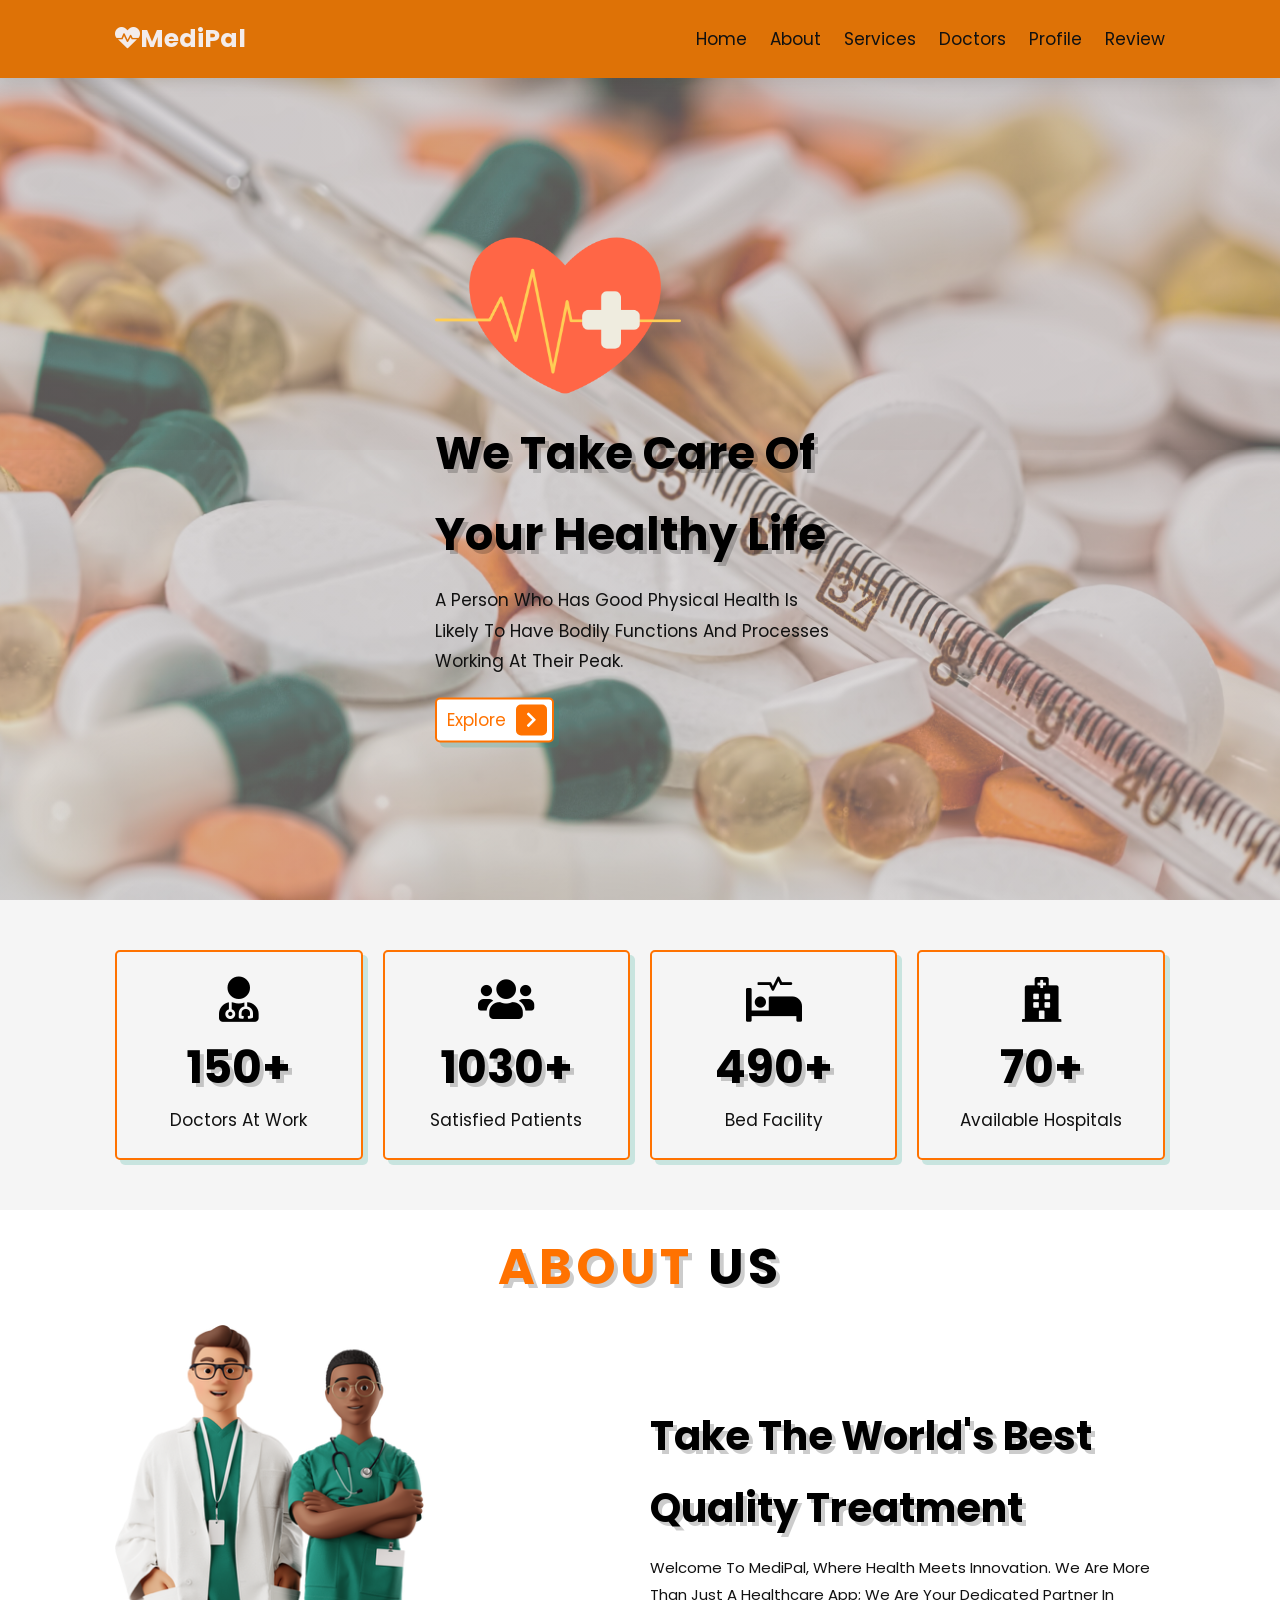
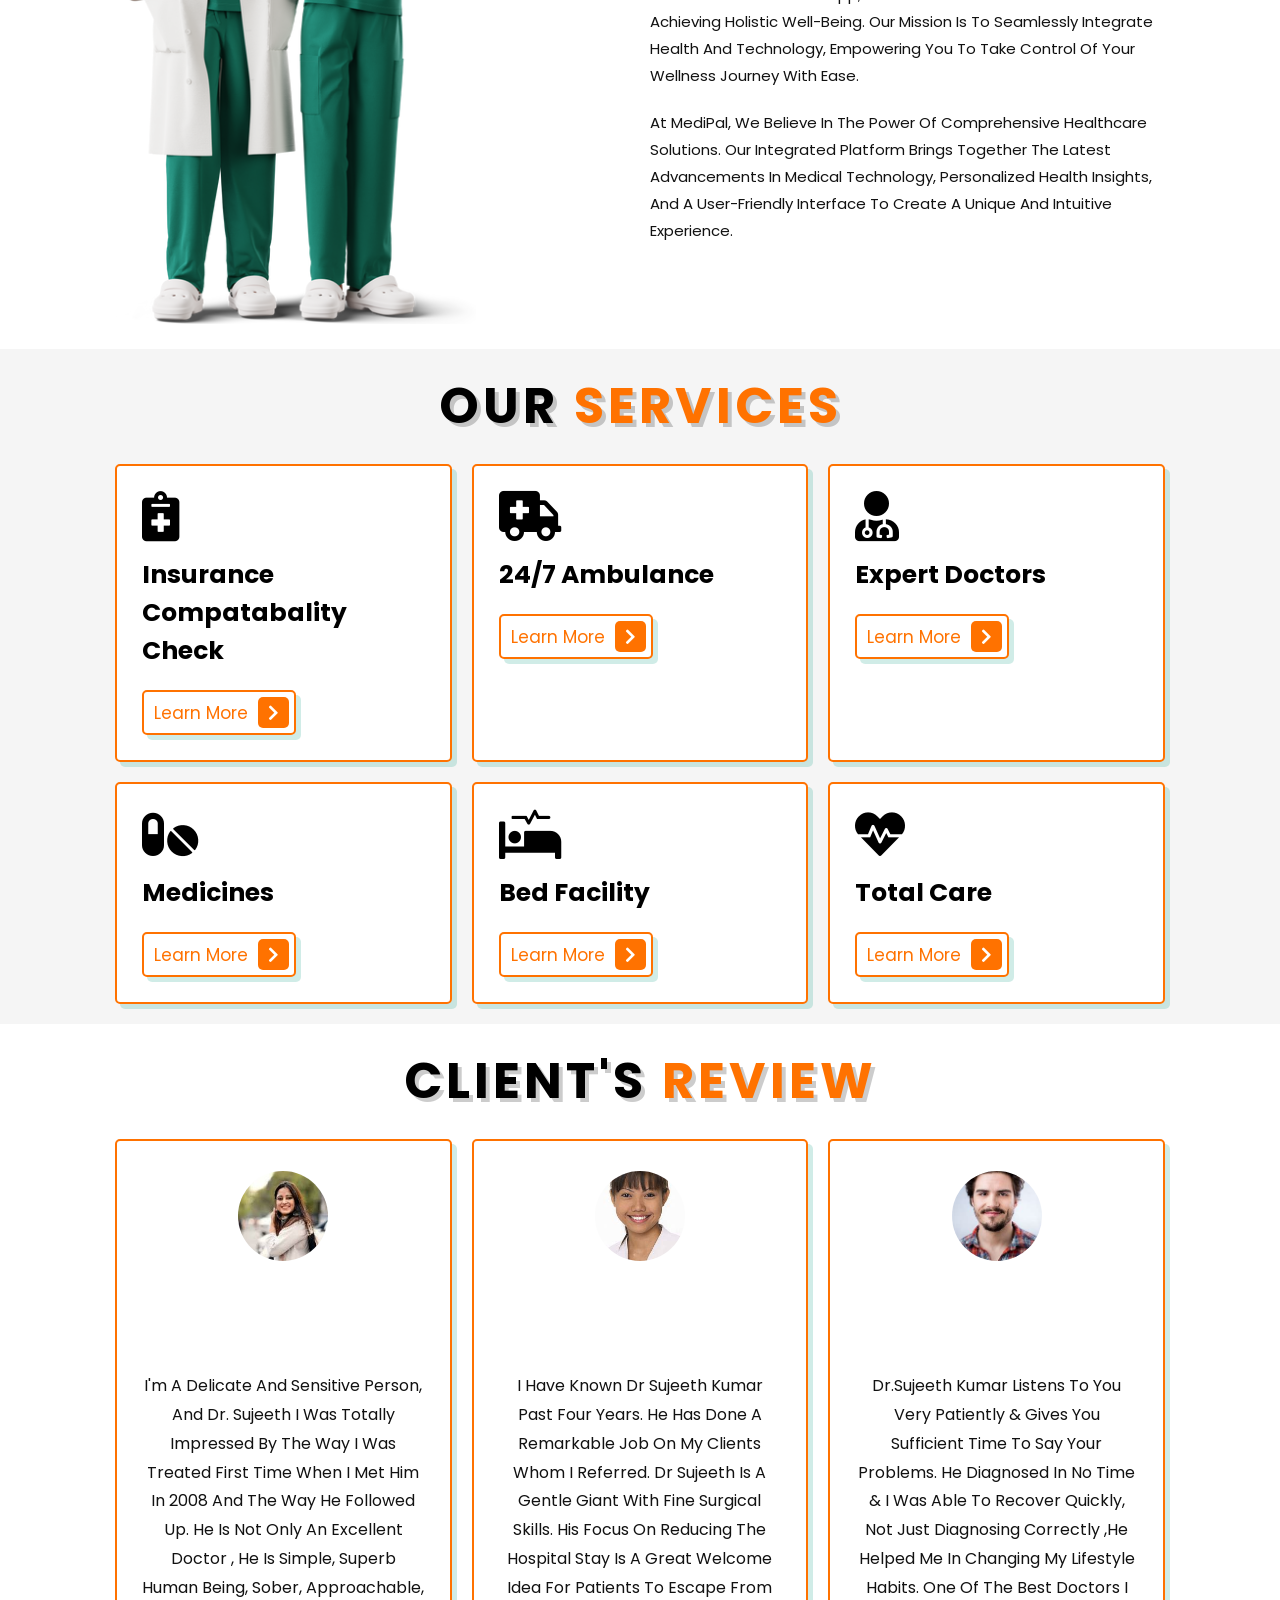
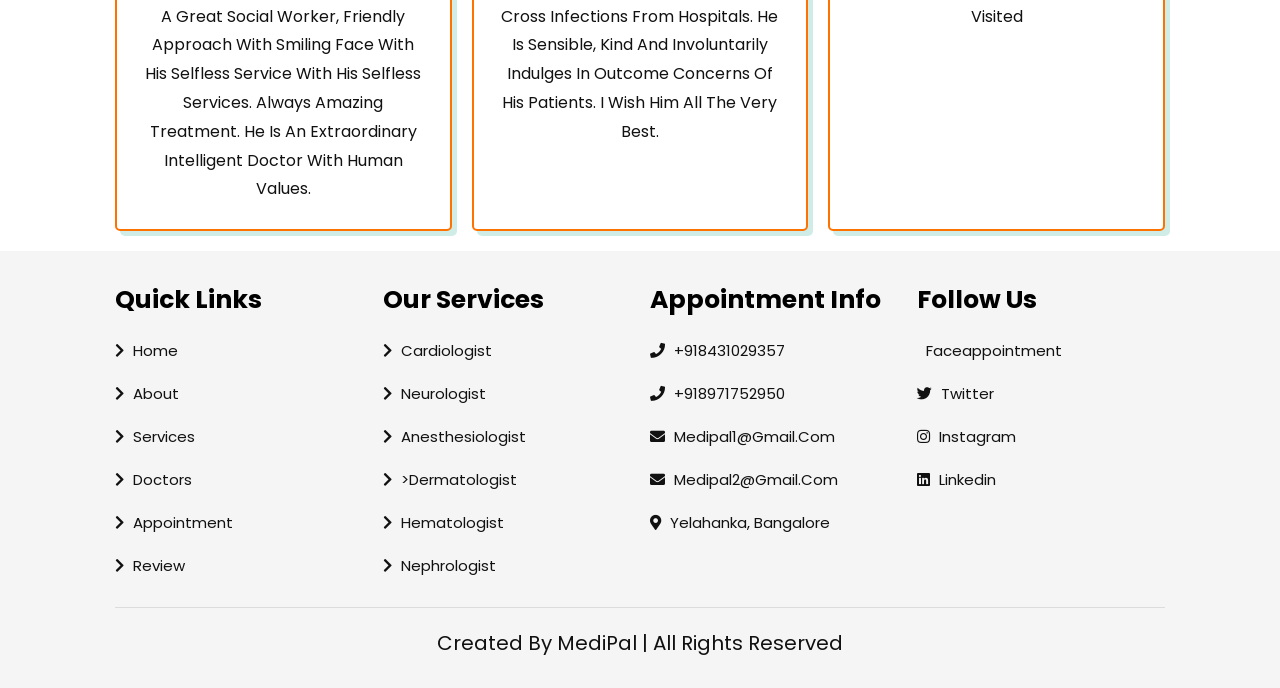
<file: home.html>
<!DOCTYPE html>
<html lang="en">
<head>
    <meta charset="UTF-8">
    <meta http-equiv="X-UA-Compatible" content="IE=edge">
    <meta name="viewport" content="width=device-width, initial-scale=1.0">
    <title>complete responsive hospital website create by win coder</title>

    <!-- font awesome cdn link  -->
    <link rel="stylesheet" href="https://cdnjs.cloudflare.com/ajax/libs/font-awesome/5.15.4/css/all.min.css">

    <!-- custom css file link  -->
    <link rel="stylesheet" href="style.css">

</head>
<body>
    <div class="main">
<!-- header section starts  -->

<header class="header">

    <a href="#" class="logo"> <i class="fas fa-heartbeat"><b>MediPal </b></i></a>

    <nav class="navbar">
        <a href="#home">home</a>
        <a href="#about">about</a>
        <a href="#services">services</a>
        <a href="docter.html">doctors</a>
        <a href="profile.php">profile</a>
        <a href="#review">review</a>
    </nav>

    <div id="menu-btn" class="fas fa-bars"></div>

</header>

<!-- header section ends -->
<div class="bgImage"></div>
    
<!-- home section starts  -->

<section class="home" id="home">

    <div class="image">
        <img src="home.png" alt="">
    </div>

    <div class="content">
        <h3>we take care of your healthy life</h3>
        <p> A person who has good physical health is likely to have bodily functions and processes working at their peak.</p>
        <a href="docter.html" class="btn"> Explore <span class="fas fa-chevron-right"></span> </a>
    </div>

</section>

<!-- home section ends -->

<!-- icons section starts  -->

<section class="icons-container">

    <div class="icons">
        <i class="fas fa-user-md"></i>
        <h3>150+</h3>
        <p>doctors at work</p>
    </div>

    <div class="icons">
        <i class="fas fa-users"></i>
        <h3>1030+</h3>
        <p>satisfied patients</p>
    </div>

    <div class="icons">
        <i class="fas fa-procedures"></i>
        <h3>490+</h3>
        <p>bed facility</p>
    </div>

    <div class="icons">
        <i class="fas fa-hospital"></i>
        <h3>70+</h3>
        <p>available hospitals</p>
    </div>

</section>

<!-- icons section ends -->

<!-- about section starts  -->

<section class="about" id="about">

    <h1 class="heading"> <span>about</span> us </h1>

    <div class="row">

        <div class="image">
            <img src="front.png" alt="">
        </div>

        <div class="content">
            <h3>take the world's best quality treatment</h3>
            <p>Welcome to MediPal, where health meets innovation. We are more than just a healthcare app; we are your dedicated partner in achieving holistic well-being. Our mission is to seamlessly integrate health and technology, empowering you to take control of your wellness journey with ease.</p>

               <p> At MediPal, we believe in the power of comprehensive healthcare solutions. Our integrated platform brings together the latest advancements in medical technology, personalized health insights, and a user-friendly interface to create a unique and intuitive experience.</p>
            
        </div>

    </div>

</section>

<!-- about section ends -->

<!-- services section starts  -->

<section class="services" id="services">

    <h1 class="heading"> our <span>services</span> </h1>

    <div class="box-container">

        <div class="box">
            <i class="fas fa-notes-medical"></i>
            <h3>Insurance Compatabality check</h3>
            <p></p>
            <a href="#" class="btn"> learn more <span class="fas fa-chevron-right"></span> </a>
        </div>

        <div class="box">
            <i class="fas fa-ambulance"></i>
            <h3>24/7 ambulance</h3>
            <p></p>
            <a href="#" class="btn"> learn more <span class="fas fa-chevron-right"></span> </a>
        </div>

        <div class="box">
            <i class="fas fa-user-md"></i>
            <h3>expert doctors</h3>
            <p></p>
            <a href="#" class="btn"> learn more <span class="fas fa-chevron-right"></span> </a>
        </div>

        <div class="box">
            <i class="fas fa-pills"></i>
            <h3>medicines</h3>
            <p></p>
            <a href="#" class="btn"> learn more <span class="fas fa-chevron-right"></span> </a>
        </div>

        <div class="box">
            <i class="fas fa-procedures"></i>
            <h3>bed facility</h3>
            <p></p>
            <a href="#" class="btn"> learn more <span class="fas fa-chevron-right"></span> </a>
        </div>

        <div class="box">
            <i class="fas fa-heartbeat"></i>
            <h3>total care</h3>
            <p></p>
            <a href="#" class="btn"> learn more <span class="fas fa-chevron-right"></span> </a>
        </div>

    </div>

</section>

<!-- services section ends -->

<!-- review section starts  -->

<section class="review" id="review">
    
    <h1 class="heading"> client's <span>review</span> </h1>

    <div class="box-container">

        <div class="box">
            <img src="client.jpeg" alt="">
            <h3>Teenie Diy</h3>
            <div class="stars">
                <i class="fas fa-star"></i>
                <i class="fas fa-star"></i>
                <i class="fas fa-star"></i>
                <i class="fas fa-star"></i>
                <i class="fas fa-star-half-alt"></i>
            </div>
            <p class="text">i'm a delicate and sensitive person, and Dr. Sujeeth I was totally impressed by the way I was treated first time when I met him in 2008 and the way he followed up. He is not only an Excellent Doctor , he is simple, superb Human being, Sober, approachable, a Great Social Worker, friendly approach with smiling face with his selfless service with his selfless services. Always amazing treatment. He is an extraordinary intelligent Doctor with human values. </p>
        </div>

        <div class="box">
            <img src="client2.jpg" alt="">
            <h3> S Bakhtiar Choudhary</h3>
            <div class="stars">
                <i class="fas fa-star"></i>
                <i class="fas fa-star"></i>
                <i class="fas fa-star"></i>
                <i class="fas fa-star"></i>
                <i class="fas fa-star-half-alt"></i>
            </div>
            <p class="text">I have known Dr Sujeeth kumar past four years. He has done a remarkable job on my clients whom I referred. Dr Sujeeth is a gentle giant with fine surgical skills. His focus on reducing the hospital stay is a great welcome idea for patients to escape from cross infections from Hospitals. He is sensible, kind and involuntarily indulges in outcome concerns of his patients. I wish him all the very best.</p>
        </div>

        <div class="box">
            <img src="client1.jpg" alt="">
            <h3>Ajay A</h3>
            <div class="stars">
                <i class="fas fa-star"></i>
                <i class="fas fa-star"></i>
                <i class="fas fa-star"></i>
                <i class="fas fa-star"></i>
                <i class="fas fa-star-half-alt"></i>
            </div>
            <p class="text"> Dr.Sujeeth Kumar listens to you very patiently & gives you sufficient time to say your problems. He diagnosed in no time & i was able to recover quickly, not just diagnosing correctly ,he helped me in changing my lifestyle habits. One of the best doctors I visited</p>
        </div>

    </div>

</section>

<!-- review section ends -->



<!-- footer section starts  -->

<section class="footer">

    <div class="box-container">

        <div class="box">
            <h3>quick links</h3>
            <a href="#home"> <i class="fas fa-chevron-right"></i> home </a>
            <a href="#about"> <i class="fas fa-chevron-right"></i> about </a>
            <a href="#services"> <i class="fas fa-chevron-right"></i> services </a>
            <a href="#doctors"> <i class="fas fa-chevron-right"></i> doctors </a>
            <a href="#appointment"> <i class="fas fa-chevron-right"></i> appointment </a>
            <a href="#review"> <i class="fas fa-chevron-right"></i> review </a>
        </div>

        <div class="box">
            <h3>our services</h3>
            <a href="#"> <i class="fas fa-chevron-right"></i> Cardiologist </a>
            <a href="#"> <i class="fas fa-chevron-right"></i> Neurologist </a>
            <a href="#"> <i class="fas fa-chevron-right"></i> Anesthesiologist </a>
            <a href="#"> <i class="fas fa-chevron-right"></i> >Dermatologist</a>
            <a href="#"> <i class="fas fa-chevron-right"></i> Hematologist </a>
            <a href="#"> <i class="fas fa-chevron-right"></i> Nephrologist </a>
        </div>

        <div class="box">
            <h3>appointment info</h3>
            <a href="#"> <i class="fas fa-phone"></i> +918431029357 </a>
            <a href="#"> <i class="fas fa-phone"></i> +918971752950 </a>
            <a href="#"> <i class="fas fa-envelope"></i> Medipal1@gmail.com </a>
            <a href="#"> <i class="fas fa-envelope"></i> medipal2@gmail.com </a>
            <a href="#"> <i class="fas fa-map-marker-alt"></i> Yelahanka, Bangalore </a>
        </div>

        <div class="box">
            <h3>follow us</h3>
            <a href="#"> <i class="fab fa-faceappointment-f"></i> faceappointment </a>
            <a href="#"> <i class="fab fa-twitter"></i> twitter </a>
            <a href="#"> <i class="fab fa-instagram"></i> instagram </a>
            <a href="#"> <i class="fab fa-linkedin"></i> linkedin </a>
        </div>

    </div>

    <div class="credit"> created by <span>MediPal</span> | all rights reserved </div>

</section>

<!-- footer section ends -->


<!-- js file link  -->
<script src="script.js"></script>

</body>
</html>
</file>
<file: style.css>
@import url('https://fonts.googleapis.com/css2?family=Poppins:wght@100;200;300;400;500;600;700&display=swap');

:root{
    --orange:#ff7200;
    --black:black;
    --light-color:#111;
    --box-shadow:.5rem .5rem 0 rgba(22, 160, 133, .2);
    --text-shadow:.4rem .4rem 0 rgba(0, 0, 0, .2);
    --border:.2rem solid var(--orange);
}

*{
    font-family: 'Poppins', sans-serif;
    margin:0; padding: 0;
    box-sizing: border-box;
    outline: none; border: none;
    text-transform: capitalize;
    transition: all .2s ease-out;
    text-decoration: none;
}

html{
    font-size: 62.5%;
    overflow-x: hidden;
    scroll-padding-top: 7rem;
    scroll-behavior: smooth;
}    
section{
    padding:2rem 9%;
}

section:nth-child(even){
    background: #f5f5f5;
}

.heading{
    text-align: center;
    padding-bottom: 2rem;
    text-shadow: var(--text-shadow);
    text-transform: uppercase;
    color:var(--black);
    font-size: 5rem;
    letter-spacing: .4rem;
}

.heading span{
    text-transform: uppercase;
    color:var(--orange);
}

.btn{
    display: inline-block;
    margin-top: 1rem;
    padding: .5rem;
    padding-left: 1rem;
    border:var(--border);
    border-radius: .5rem;
    box-shadow: var(--box-shadow);
    color:var(--orange);
    cursor: pointer;
    font-size: 1.7rem;
    background: #fff;
}

.btn span{
    padding:.7rem 1rem;
    border-radius: .5rem;
    background: var(--orange);
    color:#fff;
    margin-left: .5rem;
}

.btn:hover{
    background: var(--orange);
    color:#fff;
}

.btn:hover span{
    color: var(--orange);
    background:#fff;
    margin-left: 1rem;
}

.header{
    padding:2rem 9%;
    position: fixed;
    top:0; left: 0; right: 0;
    z-index: 1000;
    box-shadow: 0 .5rem 1.5rem rgba(0, 0, 0, .1);
    display: flex;
    align-items: center;
    justify-content: space-between;
    background: #de7206;
}

.header .logo{
    font-size: 2.5rem;
    color: var(--black);
}

.header .logo i{
    color: #f3eceb;
}

.header .navbar a{
    font-size: 1.7rem;
    color: var(--light-color);
    margin-left: 2rem;
}

.header .navbar a:hover{
    color:rgb(244, 237, 237);
}

#menu-btn{
    font-size: 2.5rem;
    border-radius: .5rem;
    background: var(--orange);
    color:#fff;
    padding: 1rem 1.5rem;
    cursor: pointer;
    display: none;
}
.bgImage{
    width: 100%;
    background: linear-gradient(to top, rgba(183, 177, 177, 0.5)50%,rgba(177, 168, 168, 0.5)50%), url(bgimage.jpg);
    background-position: center;
    background-size: cover;
    background-repeat: repeat-y;
    background-attachment: fixed;
    height: 100vh;
}
.bgImage::after{
    content:'';
    position:absolute;
    width:100%;
    height:100%
}
.home{
    position:absolute;
    top:50%;
    left:50%;
    transform:translate(-50%,-50%);
    display: flex;
    align-items: center;
    flex-wrap: wrap;
    gap:1.5rem;
    padding-top: 10rem;
}

.home .image{
    flex:1 1 45rem;
    left:50%;
}

.home .image img{
    width: 60%;
}

.home .content{
    flex:1 1 45rem;
    right:50%;
}

.home .content h3{
    font-size: 4.5rem;
    color:var(--black);
    line-height: 1.8;
    text-shadow: var(--text-shadow);
}

.home .content p{
    font-size: 1.7rem;
    color:var(--light-color);
    line-height: 1.8;
    padding: 1rem 0;
}

.icons-container{
    display: grid;
    gap:2rem;
    grid-template-columns: repeat(auto-fit, minmax(20rem, 1fr));
    padding-top: 5rem;
    padding-bottom: 5rem;
}

.icons-container .icons{
    border:var(--border);
    box-shadow: var(--box-shadow);
    border-radius: .5rem;
    text-align: center;
    padding: 2.5rem;
}

.icons-container .icons i{
    font-size: 4.5rem;
    color:var(--green);
    padding-bottom: .7rem;
}

.icons-container .icons h3{
    font-size: 4.5rem;
    color:var(--black);
    padding: .5rem 0;
    text-shadow: var(--text-shadow);
}

.icons-container .icons p{
    font-size: 1.7rem;
    color:var(--light-color);
}

.about .row{
    display: flex;
    align-items: center;
    flex-wrap: wrap;
    gap:2rem;
}

.about .row .image{
    flex:1 1 45rem;
}

.about .row .image img{
    width: 70%;
}

.about .row .content{
    flex:1 1 45rem;
}

.about .row .content h3{
    color: var(--black);
    text-shadow: var(--text-shadow);
    font-size: 4rem;
    line-height: 1.8;
}

.about .row .content p{
    color: var(--light-color);
    padding:1rem 0;
    font-size: 1.5rem;
    line-height: 1.8;
}


.services .box-container{
    display: grid;
    grid-template-columns: repeat(auto-fit, minmax(27rem, 1fr));
    gap:2rem;
}

.services .box-container .box{
    background:#ffffff;
    border-radius: .5rem;
    box-shadow: var(--box-shadow);
    border:var(--border);
    padding: 2.5rem;
}

.services .box-container .box i{
    color: var(--green);
    font-size: 5rem;
    padding-bottom: .5rem;
}

.services .box-container .box h3{
    color: var(--black);
    font-size: 2.5rem;
    padding:1rem 0;
}

.services .box-container .box p{
    color: var(--light-color);
    font-size: 1.4rem;
    line-height: 2;
}


.doctors .box-container{
    display: grid;
    grid-template-columns: repeat(auto-fit, minmax(30rem, 1fr));
    gap:2rem;
}

.doctors .box-container .box{
    text-align: center;
    background:#fbf7f5;
    border-radius: .5rem;
    border:var(--border);
    box-shadow: var(--box-shadow);
    padding:2rem;
}

.doctors .box-container .box img{
    height: 20rem;
    border:var(--border);
    border-radius: .5rem;
    margin-top: 1rem;
    margin-bottom: 1rem;
}

.doctors .box-container .box h3{
    color:var(--black);
    font-size: 2.5rem;
}

.doctors .box-container .box span{
    color:var(--green);
    font-size: 1.5rem;
}




.appointment .row{
    display: flex;
    align-items: center;
    flex-wrap: wrap;
    gap:2rem;
}
 
.appointment .row .image{
    flex:1 1 45rem;
}

.appointment .row .image img{
    width: 100%;
}

.appointment .row form{
    flex:1 1 45rem;
    background: #fff;
    border:var(--border);
    box-shadow: var(--box-shadow);
    text-align: center;
    padding: 2rem;
    border-radius: .5rem;
}
.appointment .row form .message{
    margin-bottom: 2rem;
    border-radius: .5rem;
    padding: 1.5rem 1rem;
    font-size: 1.7rem;
    text-align: center;

}
.appointment .row form h3{
    color:var(--black);
    padding-bottom: 1rem;
    font-size: 3rem;
}

.appointment .row form .box{
    width: 100%;
    margin:.7rem 0;
    border-radius: .5rem;
    border:var(--border);
    font-size: 1.6rem;
    color: var(--black);
    text-transform: none;
    padding: 1rem;
}

.appointment .row form .btn{
    padding:1rem 4rem;
}

.review .box-container{
    display: grid;
    grid-template-columns: repeat(auto-fit, minmax(27rem, 1fr));
    gap:2rem;
}

.review .box-container .box{
    border:var(--border);
    box-shadow: var(--box-shadow);
    border-radius: .5rem;
    padding:2.5rem;
    background: #fff;
    text-align: center;
    position: relative;
    overflow: hidden;
    z-index: 0;
}

.review .box-container .box img{
    height: 10rem;
    width: 10rem;
    border-radius: 50%;
    object-fit: cover;
    border:.5rem solid #fff;
}

.review .box-container .box h3{
    color:#fff;
    font-size: 2.2rem;
    padding:.5rem 0;
}

.review .box-container .box .stars i{
    color:#fff;
    font-size: 1.5rem;
}

.review .box-container .box .text{
    color:var(--light-color);
    line-height: 1.8;
    font-size: 1.6rem;
    padding-top: 4rem;
}

.review .box-container .box::before{
    content: '';
    position: absolute;
    top:-4rem; left: 50%;
    transform:translateX(-50%);
    background:var(--green);
    border-bottom-left-radius: 50%;
    border-bottom-right-radius: 50%;
    height: 25rem;
    width: 120%;
    z-index: -1;
}

.blogs .box-container{
    display: grid;
    grid-template-columns: repeat(auto-fit, minmax(30rem, 1fr));
    gap:2rem;
}

.blogs .box-container .box{
    border:var(--border);
    box-shadow: var(--box-shadow);
    border-radius: .5rem;
    padding: 2rem;
}

.blogs .box-container .box .image{
    height: 20rem;
    overflow:hidden;
    border-radius: .5rem;
}

.blogs .box-container .box .image img{
    height: 100%;
    width: 100%;
    object-fit: cover;
}

.blogs .box-container .box:hover .image img{
    transform:scale(1.2);
}

.blogs .box-container .box .content{
    padding-top: 1rem;
}

.blogs .box-container .box .content .icon{
    padding: 1rem 0;
    display: flex;
    align-items: center;
    justify-content: space-between;
}

.blogs .box-container .box .content .icon a{
    font-size: 1.4rem;
    color: var(--light-color);
}

.blogs .box-container .box .content .icon a:hover{
    color:var(--green);
}

.blogs .box-container .box .content .icon a i{
    padding-right: .5rem;
    color: var(--green);
}

.blogs .box-container .box .content h3{
    color:var(--black);
    font-size: 3rem;
}

.blogs .box-container .box .content p{
    color:var(--light-color);
    font-size: 1.5rem;
    line-height: 1.8;
    padding:1rem 0;
}

.footer .box-container{
    display: grid;
    grid-template-columns: repeat(auto-fit, minmax(22rem, 1fr));
    gap:2rem;
}

.footer .box-container .box h3{
    font-size: 2.5rem;
    color:var(--black);
    padding: 1rem 0;
}

.footer .box-container .box a{
    display: block;
    font-size: 1.5rem;
    color:var(--light-color);
    padding: 1rem 0;
}

.footer .box-container .box a i{
    padding-right: .5rem;
    color:var(--green);
}

.footer .box-container .box a:hover i{
    padding-right:2rem;
}

.footer .credit{
    padding: 1rem;
    padding-top: 2rem;
    margin-top: 2rem;
    text-align: center;
    font-size: 2rem;
    color:var(--light-color);
    border-top: .1rem solid rgba(0, 0, 0, .1);
}

.footer .credit span{
    color:var(--green);
}









/* media queries  */
@media (max-width:991px){

    html{
        font-size: 55%;
    }

    .header{
        padding: 2rem;
    }

    section{
        padding:2rem;
    }

}

@media (max-width:768px){

    #menu-btn{
        display: initial;
    }

    .header .navbar{
        position: absolute;
        top:115%; right: 2rem;
        border-radius: .5rem;
        box-shadow: var(--box-shadow);
        width: 30rem;
        border: var(--border);
        background: #fff;
        transform: scale(0);
        opacity: 0;
        transform-origin: top right;
        transition: none;
    }

    .header .navbar.active{
        transform: scale(1);
        opacity: 1;
        transition: .2s ease-out;
    }

    .header .navbar a{
        font-size: 2rem;
        display: block;
        margin:2.5rem;
    }

}

@media (max-width:450px){

    html{
        font-size: 50%;
    }

}
.head a{
    font-size: 2.0rem;
    color: var(--light-color);
    margin-left: 120rem;
}

.head  a:hover{
    color:rgb(111, 103, 103);
}
</file>
